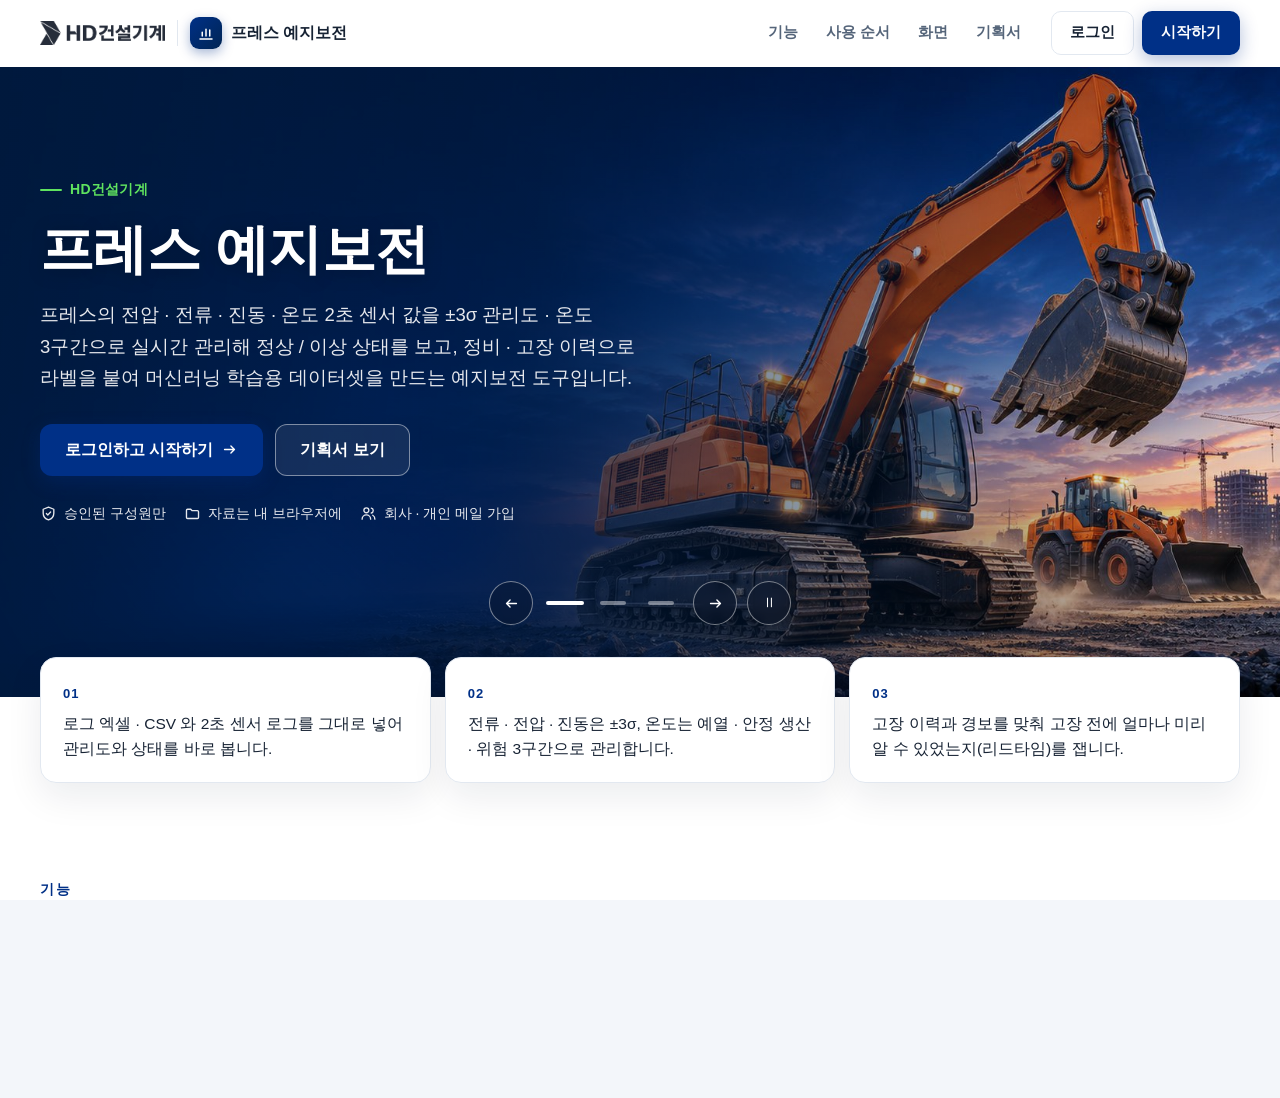
<file: index.html>
<!doctype html>
<html lang="ko">
<head>
  <meta charset="utf-8">
  <meta name="viewport" content="width=device-width, initial-scale=1">
  <title>프레스 예지보전 — v2.1</title>
  <!-- seo-kit: 공유 미리보기 · 아이콘(주소를 옮기면 아래 주소 3곳을 내 주소로) -->
  <link rel="canonical" href="https://data10-01.jobability.co.kr/">
  <meta property="og:type" content="website">
  <meta property="og:site_name" content="HD건설기계">
  <meta property="og:title" content="HD건설기계 · 프레스 예지보전">
  <meta property="og:description" content="프레스의 전압 · 전류 · 진동 · 온도 2초 센서 값을 ±3σ 관리도 · 온도 3구간으로 실시간 관리해 정상 / 이상 상태를 보고, 정비 · 고장 이력으로 라벨을 붙여 머신러닝 학습용 데이터셋을 만드는 예지보전 도구입니다.">
  <meta property="og:url" content="https://data10-01.jobability.co.kr/">
  <meta property="og:image" content="https://data10-01.jobability.co.kr/og-image.png">
  <meta property="og:image:secure_url" content="https://data10-01.jobability.co.kr/og-image.png">
  <meta property="og:image:type" content="image/png">
  <meta property="og:image:width" content="1200">
  <meta property="og:image:height" content="630">
  <meta property="og:image:alt" content="HD건설기계 · 프레스 예지보전">
  <meta property="og:locale" content="ko_KR">
  <meta name="twitter:card" content="summary_large_image">
  <meta name="twitter:title" content="HD건설기계 · 프레스 예지보전">
  <meta name="twitter:description" content="프레스의 전압 · 전류 · 진동 · 온도 2초 센서 값을 ±3σ 관리도 · 온도 3구간으로 실시간 관리해 정상 / 이상 상태를 보고, 정비 · 고장 이력으로 라벨을 붙여 머신러닝 학습용 데이터셋을 만드는 예지보전 도구입니다.">
  <meta name="twitter:image" content="https://data10-01.jobability.co.kr/og-image.png">
  <link rel="icon" href="favicon.svg" type="image/svg+xml">
  <!-- /seo-kit -->
  <meta name="description" content="프레스의 전압·전류·진동·온도 2초 센서 로그로 실시간 ±3σ 관리도·온도 3구간 관리선, 설비 실시간 연결(시뮬레이터·HTTP·WebSocket), 고장 전 이탈 리드타임, 통계 기준 이상 감지, 정비·고장 이력으로 정상/이상 라벨링과 학습용 데이터셋을 만드는 브라우저 도구">
  <meta name="robots" content="noindex">
  <!-- 모든 css·js 에 판 질의(?v=)를 붙여, 배포 뒤 옛 파일과 새 파일이 섞여 돌지 않게 합니다(판을 올릴 때 한꺼번에 바꿈) -->
  <link rel="stylesheet" href="css/style.css?v=2026-11-11.8">
  <!-- auth-kit: 로그인 전에는 도구 화면을 감춘다(js/auth.js 가 판정 뒤 푼다) -->
  <script>document.documentElement.classList.add('auth-lock')</script>
  <link rel="stylesheet" href="css/auth.css?v=2026-11-11.8">
  <link rel="stylesheet" href="css/board.css?v=2026-11-11.8">
  <!-- /auth-kit -->
  <link rel="stylesheet" href="css/theme-hd.css?v=2026-11-11.8">
  <!-- fresh-guard v3 (2026-10-21) — 배포 직후에도 강력 새로고침 없이 새 화면을 보이게 한다.
       GitHub Pages 는 HTML 을 max-age=600 으로 준다. 브라우저도, GitHub 앞단 캐시(Fastly)도 그동안 옛 HTML 을 줄 수 있다
       (Cloudflare 는 HTML 을 캐시하지 않는다 — cf-cache-status: DYNAMIC 실측).
       여기서 하는 일: 지금 화면의 Last-Modified(document.lastModified)와 서버의 최신 값(HEAD)을 비교해,
       서버 쪽이 새로우면 「?_fg=<판>」을 붙인 주소로 한 번 옮겨 간다. 질의가 붙은 주소는 브라우저 캐시에도 Fastly 캐시에도
       없어 반드시 새 판이 온다(실측 x-cache: MISS). 붙은 _fg 는 새 화면이 뜨자마자 주소창에서 지운다. 같은 판으로 두 번 돌지 않는다.
       v2: 열 때만이 아니라 앱 안 메뉴 이동(pushState·hashchange·popstate) 때도 15초에 한 번까지 다시 잰다(열어 둔 탭).
       v3: location.reload() 대신 질의 붙은 주소로 — reload 가 Fastly 에 남은 옛 판을 다시 받아 멈추던 것(10-21 build-data 강의안).
       탭 전환·포커스로는 옮기지 않는다(입력 유실). ETag 는 Cloudflare 가 지워서 쓸 수 없다. 원본: dreamit-1000/scripts/fresh-guard/guard.html -->
  <script>(function(){try{var L=location,P='_fg',h=window.history,q=L.search;if(/[?&]_fg=/.test(q)&&h&&h.replaceState){q=q.replace(/([?&])_fg=[^&]*&?/,'$1').replace(/[?&]$/,'');h.replaceState(h.state,'',L.pathname+q+L.hash);}var d=Date.parse(document.lastModified),u=L.pathname+L.search,k='__fresh_guard',t=0;if(!d||!window.fetch||!window.sessionStorage)return;var g=function(s,v){return s+(s.indexOf('?')<0?'?':'&')+P+'='+v;};var c=function(){var n=Date.now();if(n-t<15000)return;t=n;fetch(g(u,n),{method:'HEAD',cache:'no-store'}).then(function(r){var lm=r.headers.get('last-modified'),f=lm&&Date.parse(lm);if(!f||f<=d+1000)return;if(sessionStorage.getItem(k)===lm)return;sessionStorage.setItem(k,lm);L.replace(g(L.pathname+L.search,f)+L.hash);})['catch'](function(){});};c();var p=h&&h.pushState;if(p)h.pushState=function(){var x=p.apply(this,arguments);c();return x;};addEventListener('hashchange',c);addEventListener('popstate',c);}catch(e){}})();</script>
</head>
<body>
  <a class="skip" href="#main">본문으로 건너뛰기</a>
  <div class="shell">
    <aside class="side" aria-label="주 메뉴">
      <a class="brand" href="#/dash">
        <span class="brand-mark" aria-hidden="true">PdM</span>
        <span class="brand-text">
          <span class="brand-name">프레스 예지보전</span>
          <span class="brand-sub">data10-01 · v2.1</span>
        </span>
      </a>
      <nav class="nav" id="nav"></nav>
    </aside>

    <div class="body">
      <header class="topbar">
        <a class="scope-chip" id="dataChip" href="#/import"></a>
        <span class="topbar-note" id="storeNote"></span>
      </header>
      <div id="sampleBanner" class="sample-banner" hidden></div>
      <main id="main" class="main" tabindex="-1"></main>
      <footer class="site-footer">
        파일과 데이터는 이 브라우저 안에서만 읽고 저장합니다(서버로 보내지 않음) · 실시간 연결은 넣은 주소로 받기 요청만 보냄 · 협력사 공유는 2단계 · AI 자동 보내기는 설정한 경우에만
      </footer>
    </div>
  </div>

  <div id="toast" class="toast" role="status" aria-live="polite" hidden></div>

  <!-- 로컬 파일(file://)로 열어도 돌도록 module 이 아닌 일반 스크립트로 불러옵니다 -->
  <script src="vendor/xlsx.full.min.js?v=2026-11-11.8"></script>
  <script src="js/logic.js?v=2026-11-11.8"></script>
  <script src="js/spc.js?v=2026-11-11.8"></script>
  <script src="js/pdm.js?v=2026-11-11.8"></script>
  <script src="js/sample-data.js?v=2026-11-11.8"></script>
  <script src="js/virtual-data.js?v=2026-11-11.8"></script>
  <script src="js/label.js?v=2026-11-11.8"></script>
  <script src="js/live.js?v=2026-11-11.8"></script>
  <script src="js/store.js?v=2026-11-11.8"></script>
  <script src="js/rawstore.js?v=2026-11-11.8"></script>
  <script src="js/charts.js?v=2026-11-11.8"></script>
  <script src="js/ai-endpoint.js?v=2026-11-11.8"></script>
  <script src="js/ai-panel.js?v=2026-11-11.8"></script>
  <script src="js/app.js?v=2026-11-11.8"></script>
  <!-- auth-kit: 로그인 · 사용 신청 · 승인(정본 data10-00/kit/auth) -->
  <script src="vendor/supabase.js?v=2026-11-11.8"></script>
  <script src="js/auth-config.js?v=2026-11-11.8"></script>
  <script src="js/board.js?v=2026-11-11.8"></script>
  <script src="js/auth.js?v=2026-11-11.8"></script>
  <!-- /auth-kit -->
</body>
</html>
</file>
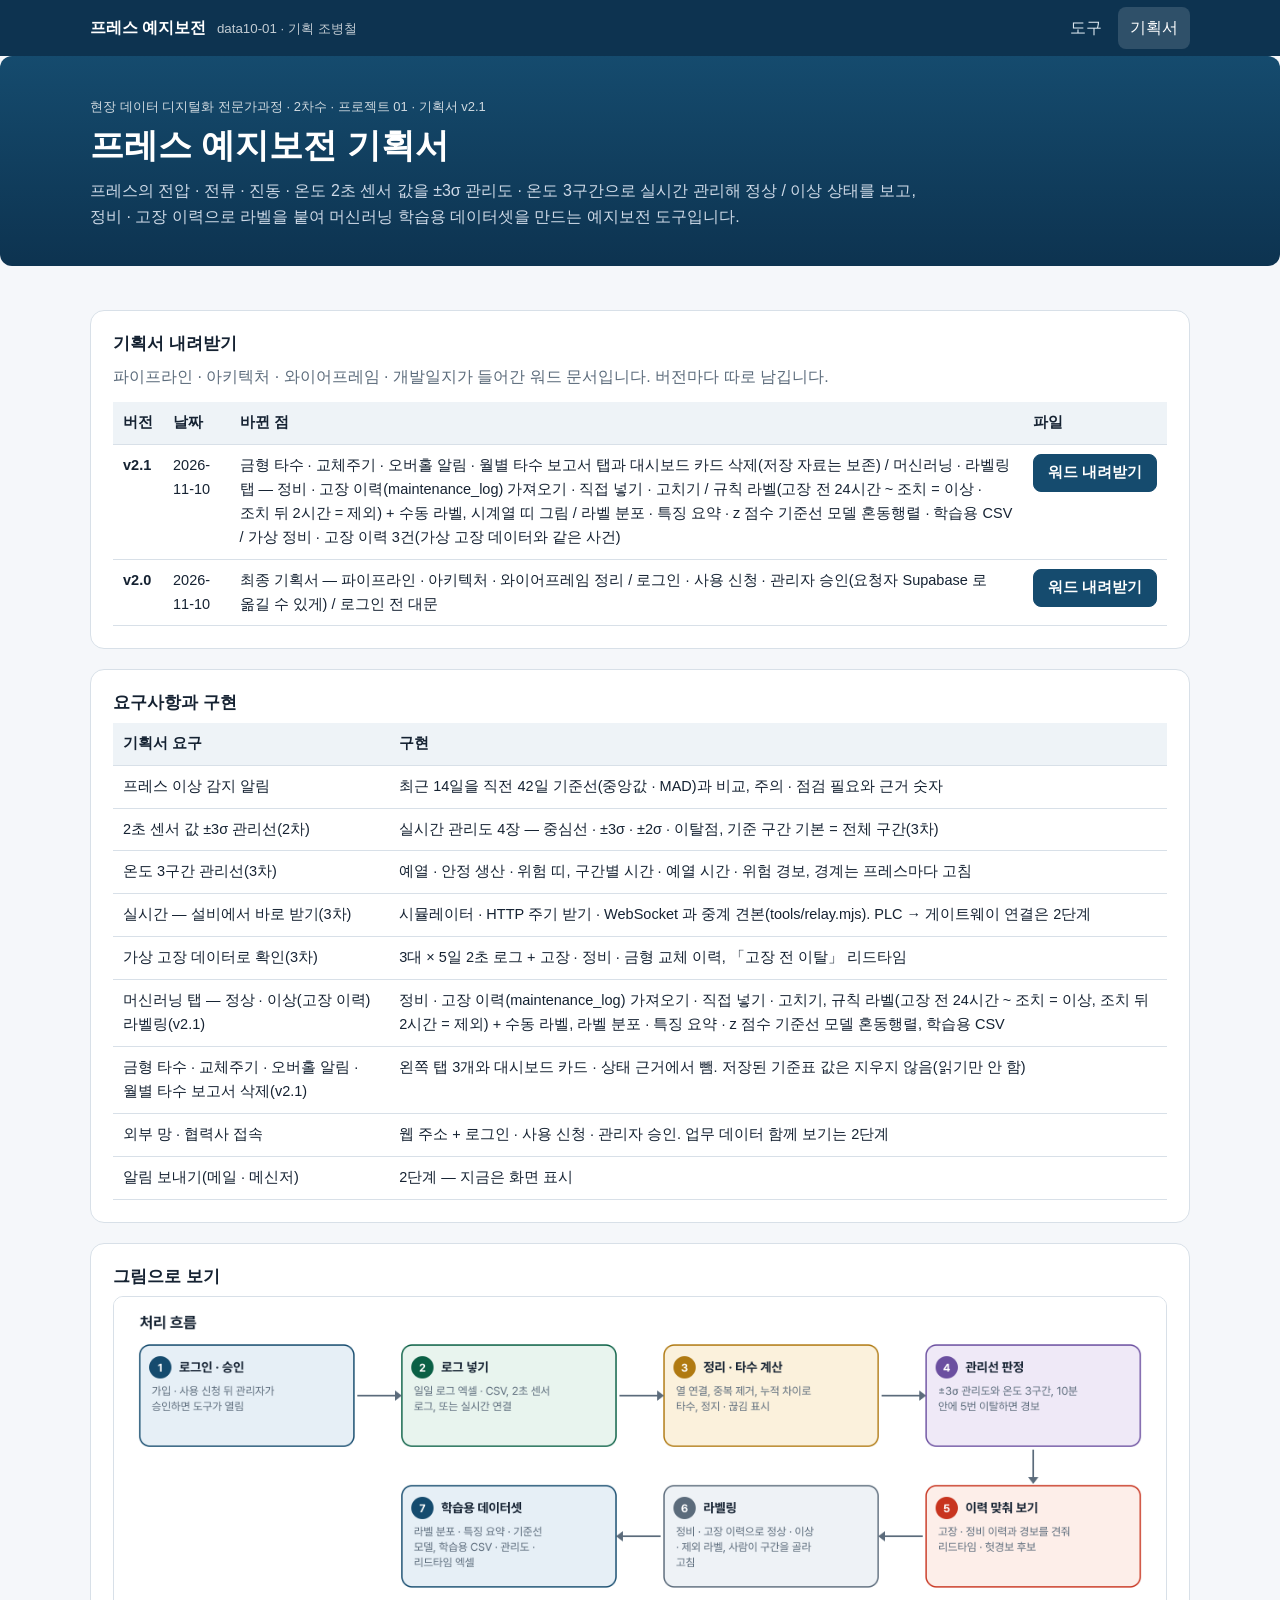
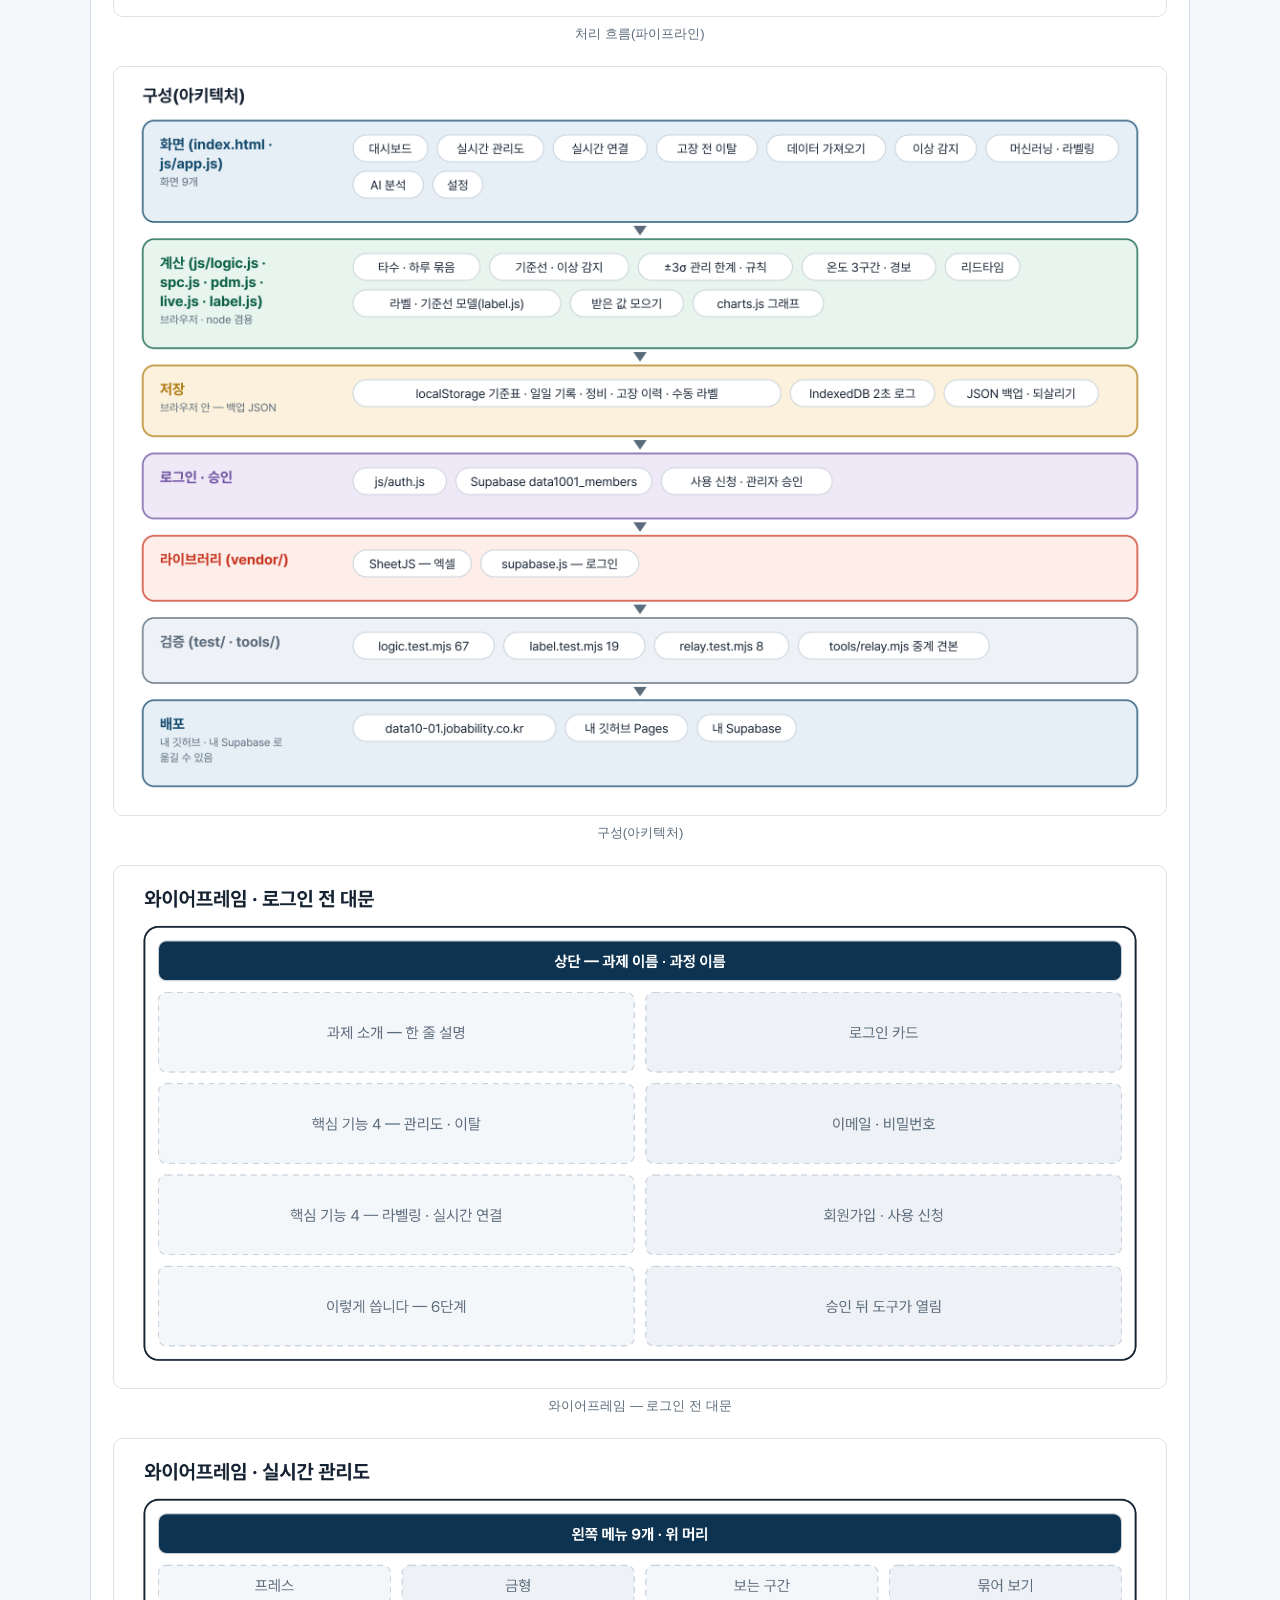
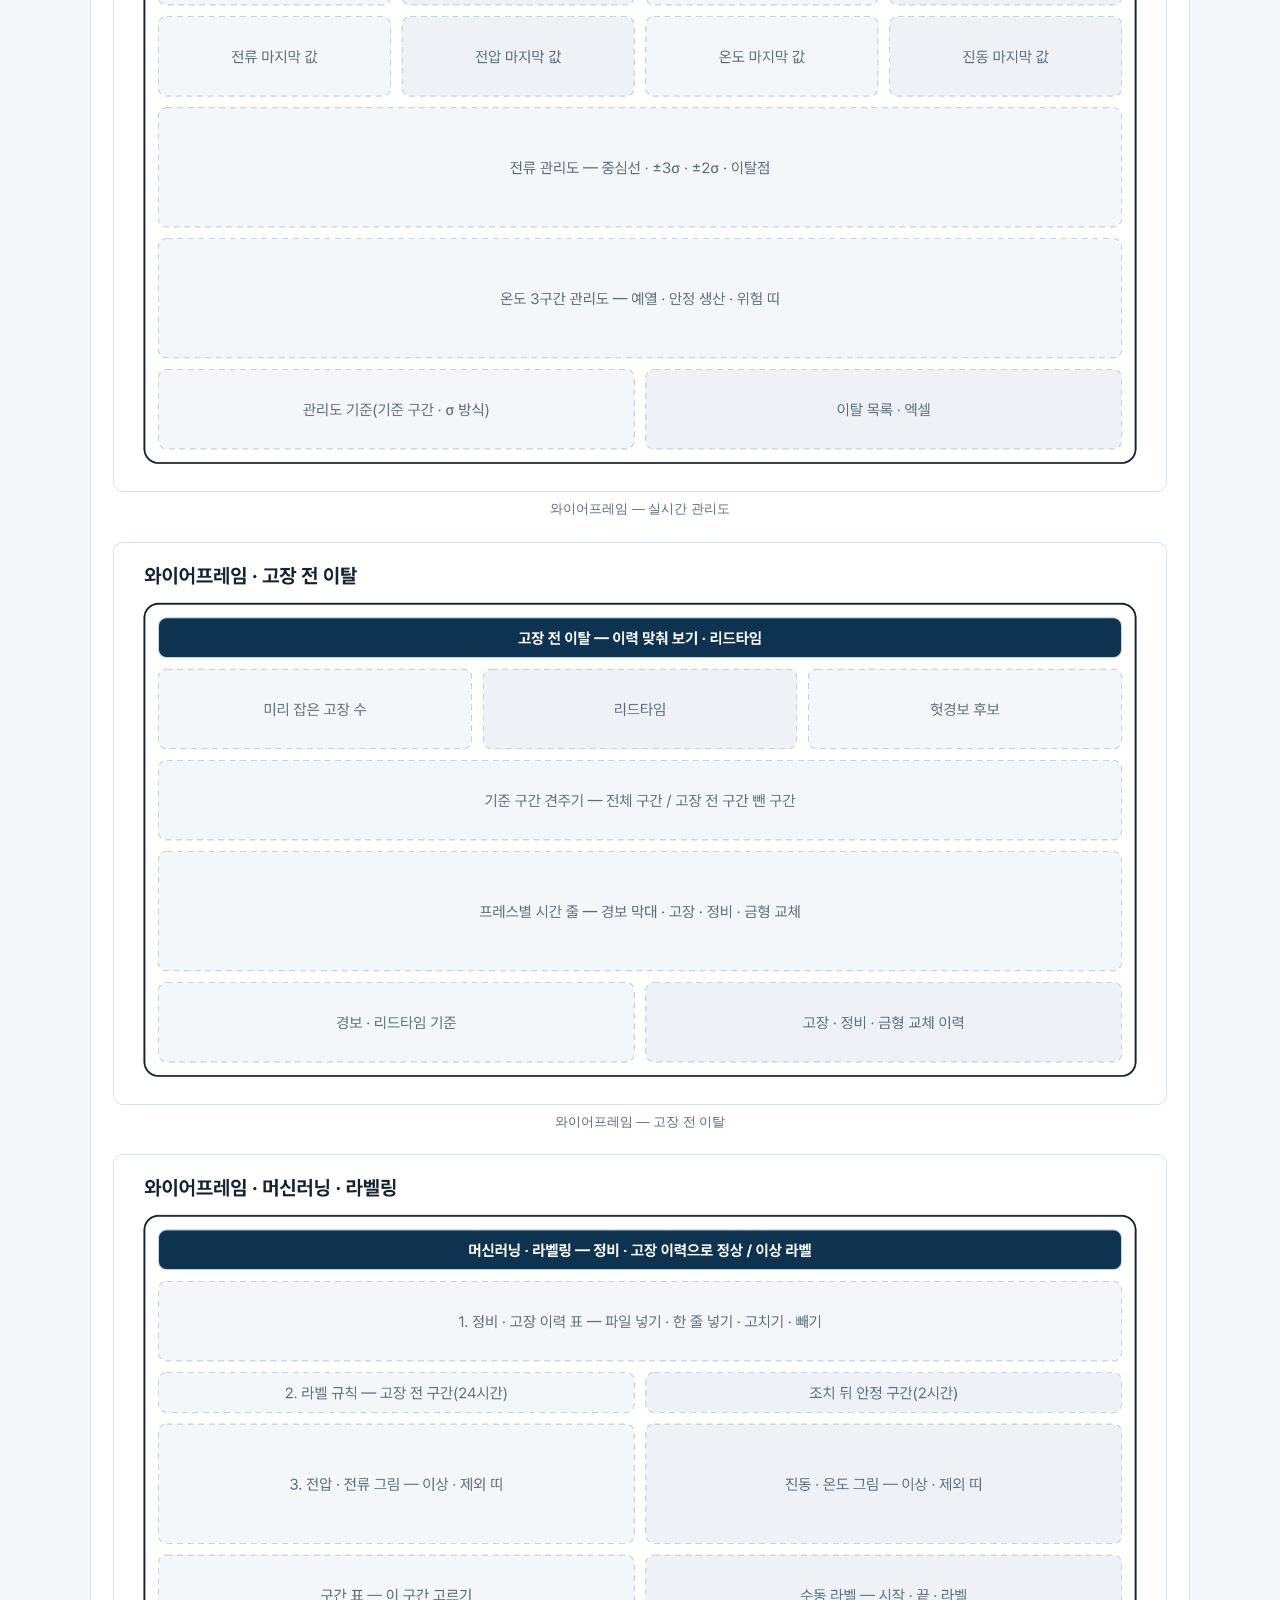
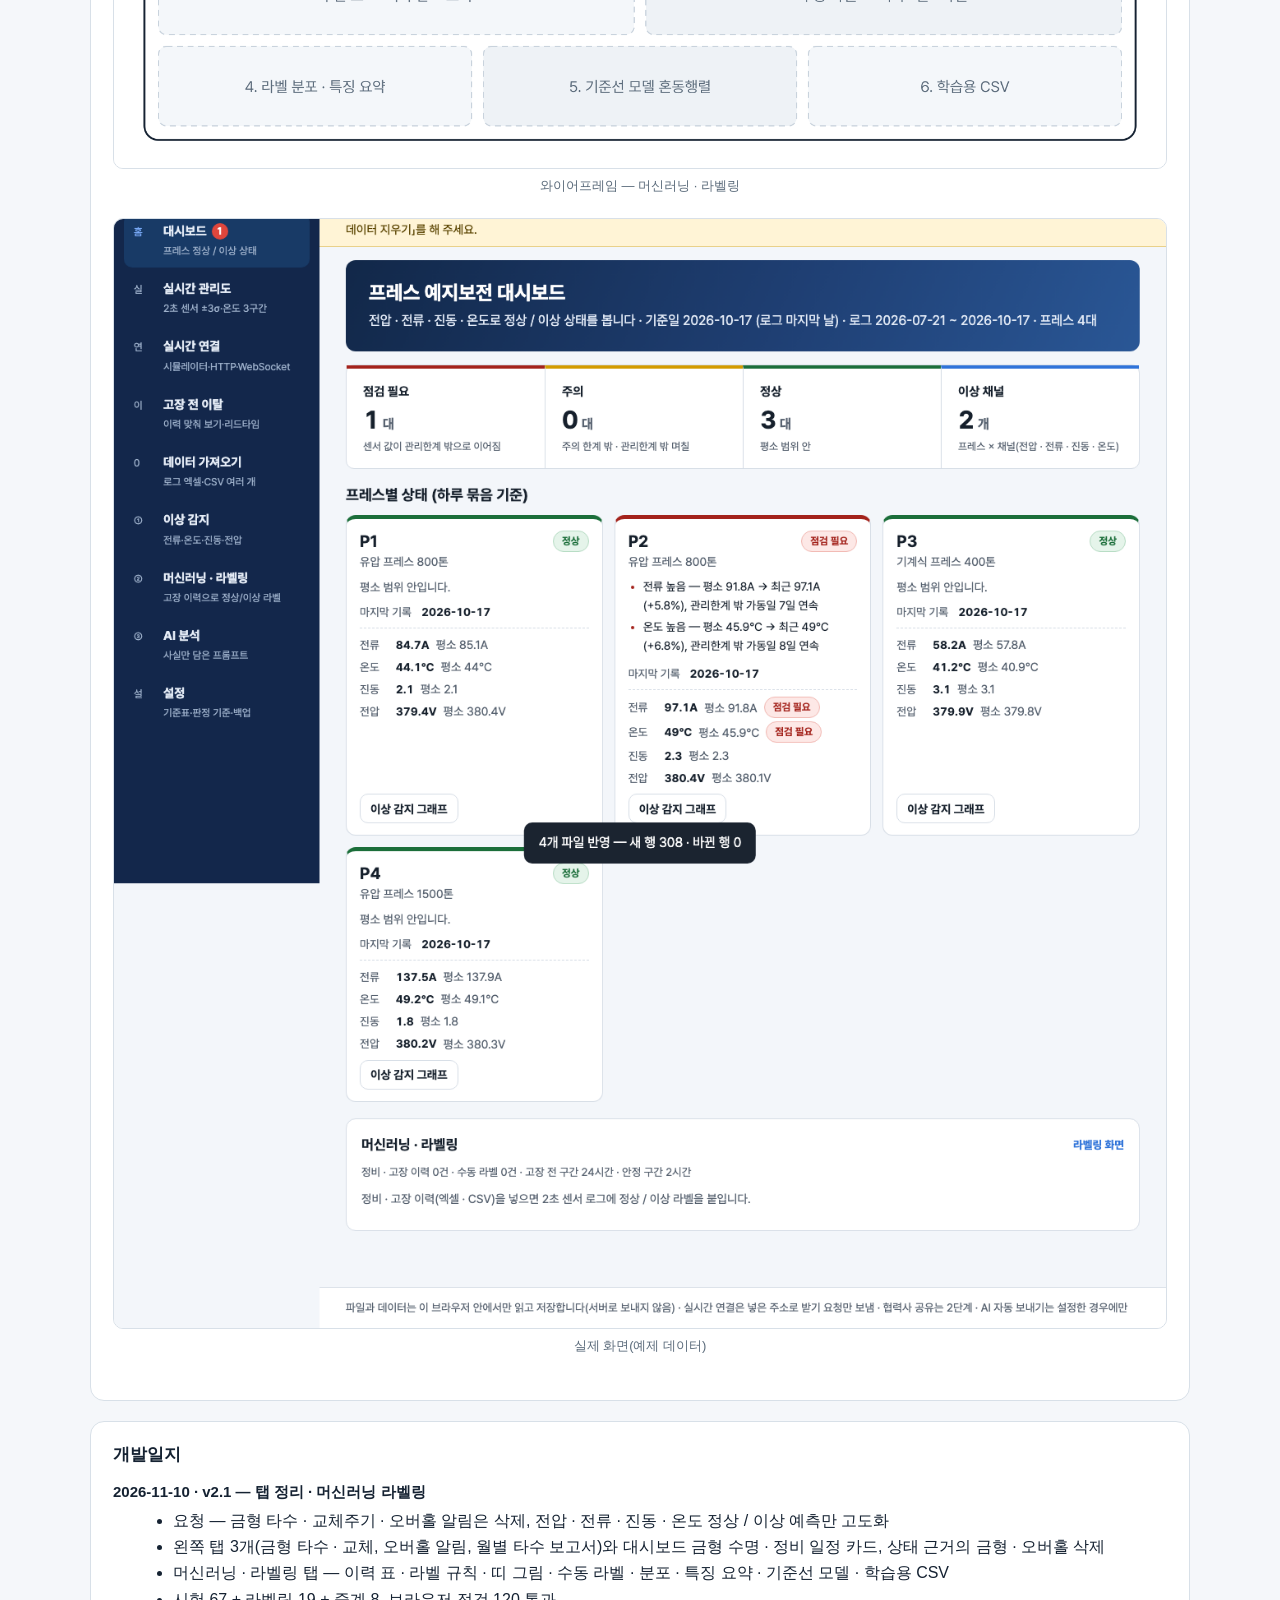
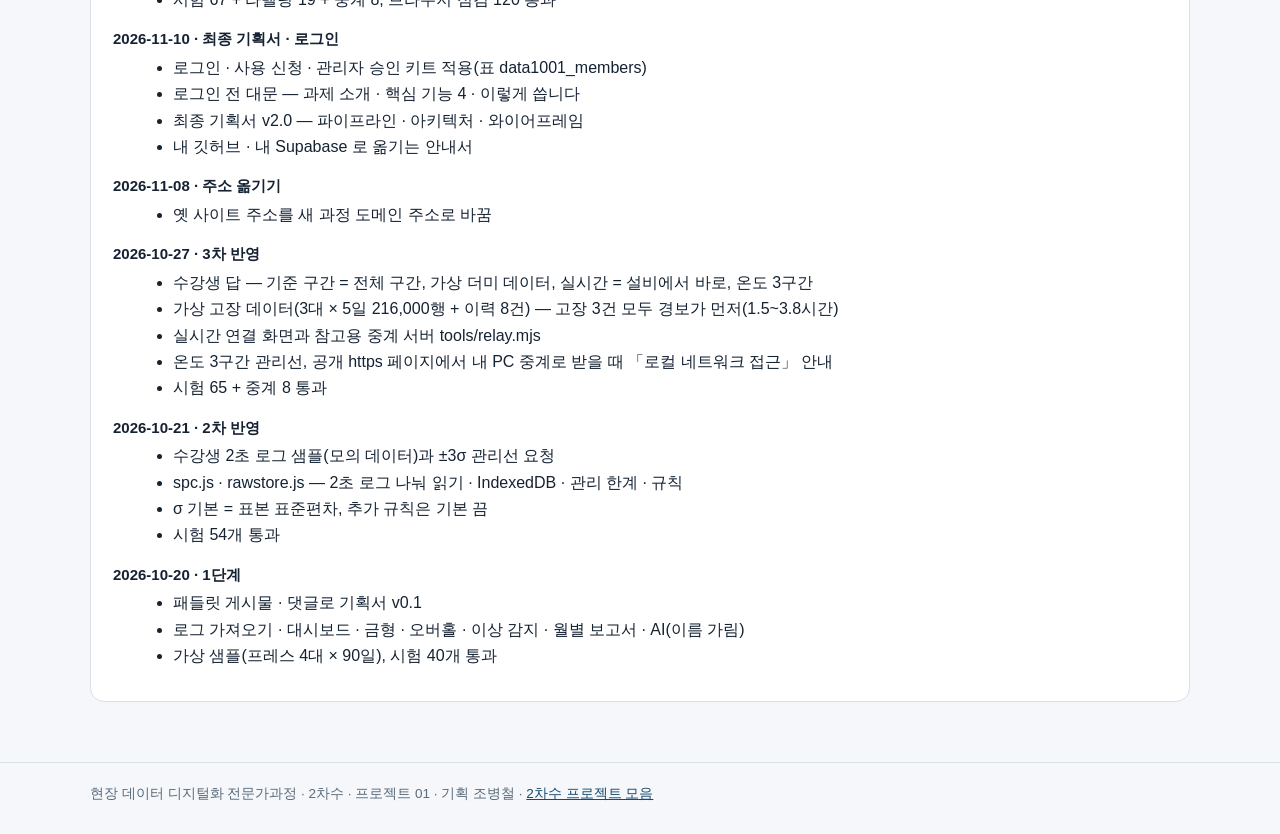
<file: plan.html>
<!DOCTYPE html>
<html lang="ko">
<head>
<meta charset="UTF-8">
<meta name="viewport" content="width=device-width, initial-scale=1.0">
<title>기획서 — 프레스 예지보전</title>
<meta name="robots" content="index,follow">
<link rel="icon" href="favicon.svg" type="image/svg+xml">
<link rel="stylesheet" href="css/style.css">
<style>
.plan-figs figure{margin:0 0 22px;} .plan-figs img{width:100%;height:auto;border:1px solid var(--line);border-radius:10px;background:#fff;}
.plan-figs figcaption{font-size:13px;color:var(--sub);text-align:center;margin-top:6px;}
.plan td{white-space:normal;} .plan td .btn{min-height:36px;white-space:nowrap;}
h3{font-size:15px;margin:16px 0 6px;} main ul{margin:0 0 10px 20px;}
:root{--ink:#152232;--sub:#5b6b7b;--line:#d8e0e8;--brand:#154b6e;--bg:#f5f7fa;--container-pad:20px}
@media (min-width:640px){:root{--container-pad:28px}} @media (min-width:1024px){:root{--container-pad:40px}}
*{box-sizing:border-box} body{margin:0;background:var(--bg);color:var(--ink);font:16px/1.65 Pretendard,'Apple SD Gothic Neo','Malgun Gothic',sans-serif;word-break:keep-all;overflow-wrap:break-word}
a{color:var(--brand)} .wrap,.topnav-inner{max-width:calc(1100px + 2*var(--container-pad));margin:0 auto;padding:0 var(--container-pad)}
.topnav{background:#0d3350;color:#fff;position:sticky;top:0;z-index:5} .topnav-inner{display:flex;flex-wrap:wrap;align-items:center;justify-content:space-between;gap:8px;min-height:56px}
.topnav-brand{color:#fff;text-decoration:none;font-weight:700} .topnav-brand small{font-weight:400;opacity:.75;margin-left:6px}
.topnav-links{list-style:none;display:flex;gap:4px;margin:0;padding:0} .topnav-links a{color:#dbe7f0;text-decoration:none;padding:8px 12px;border-radius:8px;display:block} .topnav-links a.active,.topnav-links a:hover{background:rgba(255,255,255,.14);color:#fff}
.hero{background:linear-gradient(180deg,#154b6e,#0d3350);color:#fff;padding:40px 0 36px} .hero h1{margin:6px 0 10px;font-size:clamp(24px,3.4vw,34px);color:#fff} .hero p{margin:0;opacity:.9;max-width:860px} .eyebrow{font-size:13px;opacity:.8}
main{padding:28px 0 40px} .card{background:#fff;border:1px solid var(--line);border-radius:14px;padding:22px;margin:0 0 20px} .sub{color:var(--sub)}
.tablewrap{overflow-x:auto} table{border-collapse:collapse;width:100%;font-size:14.5px} th,td{border-bottom:1px solid var(--line);padding:9px 10px;text-align:left;vertical-align:top} th{background:#eef3f7;white-space:nowrap}
.btn{display:inline-flex;align-items:center;justify-content:center;padding:6px 14px;border-radius:8px;border:1px solid var(--brand);text-decoration:none;font-weight:600} .btn.primary{background:var(--brand);color:#fff}
footer{border-top:1px solid var(--line);padding:20px 0 28px;color:var(--sub);font-size:13.5px}
</style>
</head>
<body>
<nav class="topnav" aria-label="주요 메뉴">
  <div class="topnav-inner">
    <a class="topnav-brand" href="index.html">프레스 예지보전 <small>data10-01 · 기획 조병철</small></a>
    <ul class="topnav-links">
      <li><a href="index.html">도구</a></li>
      <li><a href="plan.html" class="active" aria-current="page">기획서</a></li>
    </ul>
  </div>
</nav>
<header class="hero"><div class="wrap">
  <div class="eyebrow">현장 데이터 디지털화 전문가과정 · 2차수 · 프로젝트 01 · 기획서 v2.1</div>
  <h1>프레스 예지보전 기획서</h1>
  <p>프레스의 전압 · 전류 · 진동 · 온도 2초 센서 값을 ±3σ 관리도 · 온도 3구간으로 실시간 관리해 정상 / 이상 상태를 보고, 정비 · 고장 이력으로 라벨을 붙여 머신러닝 학습용 데이터셋을 만드는 예지보전 도구입니다.</p>
</div></header>
<main><div class="wrap">
<div class="card">
  <h2 style="margin-top:0">기획서 내려받기</h2>
  <p class="sub">파이프라인 · 아키텍처 · 와이어프레임 · 개발일지가 들어간 워드 문서입니다. 버전마다 따로 남깁니다.</p>
  <div class="tablewrap plan"><table><thead><tr><th>버전</th><th>날짜</th><th>바뀐 점</th><th>파일</th></tr></thead><tbody><tr><td><b>v2.1</b></td><td>2026-11-10</td><td>금형 타수 · 교체주기 · 오버홀 알림 · 월별 타수 보고서 탭과 대시보드 카드 삭제(저장 자료는 보존) / 머신러닝 · 라벨링 탭 — 정비 · 고장 이력(maintenance_log) 가져오기 · 직접 넣기 · 고치기 / 규칙 라벨(고장 전 24시간 ~ 조치 = 이상 · 조치 뒤 2시간 = 제외) + 수동 라벨, 시계열 띠 그림 / 라벨 분포 · 특징 요약 · z 점수 기준선 모델 혼동행렬 · 학습용 CSV / 가상 정비 · 고장 이력 3건(가상 고장 데이터와 같은 사건)</td><td><a class="btn primary" href="docs/기획서/data10-01_조병철_프레스예지보전_기획서_v2.1.docx" download>워드 내려받기</a></td></tr><tr><td><b>v2.0</b></td><td>2026-11-10</td><td>최종 기획서 — 파이프라인 · 아키텍처 · 와이어프레임 정리 / 로그인 · 사용 신청 · 관리자 승인(요청자 Supabase 로 옮길 수 있게) / 로그인 전 대문</td><td><a class="btn primary" href="docs/기획서/data10-01_조병철_프레스예지보전_기획서_v2.0.docx" download>워드 내려받기</a></td></tr></tbody></table></div>
</div>
<div class="card plan">
  <h2 style="margin-top:0">요구사항과 구현</h2>
  <div class="tablewrap"><table><thead><tr><th>기획서 요구</th><th>구현</th></tr></thead><tbody><tr><td>프레스 이상 감지 알림</td><td>최근 14일을 직전 42일 기준선(중앙값 · MAD)과 비교, 주의 · 점검 필요와 근거 숫자</td></tr><tr><td>2초 센서 값 ±3σ 관리선(2차)</td><td>실시간 관리도 4장 — 중심선 · ±3σ · ±2σ · 이탈점, 기준 구간 기본 = 전체 구간(3차)</td></tr><tr><td>온도 3구간 관리선(3차)</td><td>예열 · 안정 생산 · 위험 띠, 구간별 시간 · 예열 시간 · 위험 경보, 경계는 프레스마다 고침</td></tr><tr><td>실시간 — 설비에서 바로 받기(3차)</td><td>시뮬레이터 · HTTP 주기 받기 · WebSocket 과 중계 견본(tools/relay.mjs). PLC → 게이트웨이 연결은 2단계</td></tr><tr><td>가상 고장 데이터로 확인(3차)</td><td>3대 × 5일 2초 로그 + 고장 · 정비 · 금형 교체 이력, 「고장 전 이탈」 리드타임</td></tr><tr><td>머신러닝 탭 — 정상 · 이상(고장 이력) 라벨링(v2.1)</td><td>정비 · 고장 이력(maintenance_log) 가져오기 · 직접 넣기 · 고치기, 규칙 라벨(고장 전 24시간 ~ 조치 = 이상, 조치 뒤 2시간 = 제외) + 수동 라벨, 라벨 분포 · 특징 요약 · z 점수 기준선 모델 혼동행렬, 학습용 CSV</td></tr><tr><td>금형 타수 · 교체주기 · 오버홀 알림 · 월별 타수 보고서 삭제(v2.1)</td><td>왼쪽 탭 3개와 대시보드 카드 · 상태 근거에서 뺌. 저장된 기준표 값은 지우지 않음(읽기만 안 함)</td></tr><tr><td>외부 망 · 협력사 접속</td><td>웹 주소 + 로그인 · 사용 신청 · 관리자 승인. 업무 데이터 함께 보기는 2단계</td></tr><tr><td>알림 보내기(메일 · 메신저)</td><td>2단계 — 지금은 화면 표시</td></tr></tbody></table></div>
</div>
<div class="card plan-figs"><h2 style="margin-top:0">그림으로 보기</h2><figure><img src="docs/img/pipeline.png" alt="처리 흐름(파이프라인)" loading="lazy"><figcaption>처리 흐름(파이프라인)</figcaption></figure><figure><img src="docs/img/architecture.png" alt="구성(아키텍처)" loading="lazy"><figcaption>구성(아키텍처)</figcaption></figure><figure><img src="docs/img/wireframe-1.png" alt="와이어프레임 — 로그인 전 대문" loading="lazy"><figcaption>와이어프레임 — 로그인 전 대문</figcaption></figure><figure><img src="docs/img/wireframe-2.png" alt="와이어프레임 — 실시간 관리도" loading="lazy"><figcaption>와이어프레임 — 실시간 관리도</figcaption></figure><figure><img src="docs/img/wireframe-3.png" alt="와이어프레임 — 고장 전 이탈" loading="lazy"><figcaption>와이어프레임 — 고장 전 이탈</figcaption></figure><figure><img src="docs/img/wireframe-4.png" alt="와이어프레임 — 머신러닝 · 라벨링" loading="lazy"><figcaption>와이어프레임 — 머신러닝 · 라벨링</figcaption></figure><figure><img src="docs/img/screen.png" alt="실제 화면(예제 데이터)" loading="lazy"><figcaption>실제 화면(예제 데이터)</figcaption></figure></div>
<div class="card"><h2 style="margin-top:0">개발일지</h2><h3>2026-11-10 · v2.1 — 탭 정리 · 머신러닝 라벨링</h3><ul><li>요청 — 금형 타수 · 교체주기 · 오버홀 알림은 삭제, 전압 · 전류 · 진동 · 온도 정상 / 이상 예측만 고도화</li><li>왼쪽 탭 3개(금형 타수 · 교체, 오버홀 알림, 월별 타수 보고서)와 대시보드 금형 수명 · 정비 일정 카드, 상태 근거의 금형 · 오버홀 삭제</li><li>머신러닝 · 라벨링 탭 — 이력 표 · 라벨 규칙 · 띠 그림 · 수동 라벨 · 분포 · 특징 요약 · 기준선 모델 · 학습용 CSV</li><li>시험 67 + 라벨링 19 + 중계 8, 브라우저 점검 120 통과</li></ul><h3>2026-11-10 · 최종 기획서 · 로그인</h3><ul><li>로그인 · 사용 신청 · 관리자 승인 키트 적용(표 data1001_members)</li><li>로그인 전 대문 — 과제 소개 · 핵심 기능 4 · 이렇게 씁니다</li><li>최종 기획서 v2.0 — 파이프라인 · 아키텍처 · 와이어프레임</li><li>내 깃허브 · 내 Supabase 로 옮기는 안내서</li></ul><h3>2026-11-08 · 주소 옮기기</h3><ul><li>옛 사이트 주소를 새 과정 도메인 주소로 바꿈</li></ul><h3>2026-10-27 · 3차 반영</h3><ul><li>수강생 답 — 기준 구간 = 전체 구간, 가상 더미 데이터, 실시간 = 설비에서 바로, 온도 3구간</li><li>가상 고장 데이터(3대 × 5일 216,000행 + 이력 8건) — 고장 3건 모두 경보가 먼저(1.5~3.8시간)</li><li>실시간 연결 화면과 참고용 중계 서버 tools/relay.mjs</li><li>온도 3구간 관리선, 공개 https 페이지에서 내 PC 중계로 받을 때 「로컬 네트워크 접근」 안내</li><li>시험 65 + 중계 8 통과</li></ul><h3>2026-10-21 · 2차 반영</h3><ul><li>수강생 2초 로그 샘플(모의 데이터)과 ±3σ 관리선 요청</li><li>spc.js · rawstore.js — 2초 로그 나눠 읽기 · IndexedDB · 관리 한계 · 규칙</li><li>σ 기본 = 표본 표준편차, 추가 규칙은 기본 끔</li><li>시험 54개 통과</li></ul><h3>2026-10-20 · 1단계</h3><ul><li>패들릿 게시물 · 댓글로 기획서 v0.1</li><li>로그 가져오기 · 대시보드 · 금형 · 오버홀 · 이상 감지 · 월별 보고서 · AI(이름 가림)</li><li>가상 샘플(프레스 4대 × 90일), 시험 40개 통과</li></ul></div>
</div></main>
<footer><div class="wrap">현장 데이터 디지털화 전문가과정 · 2차수 · 프로젝트 01 · 기획 조병철 · <a href="https://data10-00.jobability.co.kr/">2차수 프로젝트 모음</a></div></footer>
</body>
</html>
</file>
<file: css/style.css>
/* 프레스·금형 예지보전 — 1단계 화면 스타일
   뼈대(짙은 남색 사이드바 + 밝은 본문)는 data09-25 에서, 대시보드(머리 띠·지표 4칸)는 data09-17 에서 가져왔습니다.
   360px 까지 반응형, 좁은 화면에서는 사이드바가 위쪽 메뉴로 바뀝니다. 그래프 색은 --series-* 변수. */
:root {
  --container-pad: 16px;
  --bg: #f3f6fa;
  --surface: #ffffff;
  --text: #16202c;
  --muted: #56616f;
  --line: #d6dde6;
  --primary: #2f73d9;
  --primary-dark: #215cb4;
  --primary-soft: #e8f0fc;
  --on-primary: #ffffff;
  --side: #13274b;
  --side-2: #183a66;
  --on-side: #e7eef8;
  --on-side-muted: #9fb2cc;
  --danger: #b3261e;
  --warn-bg: #fff4d6;
  --ok: #1b6e3a;
  --fact: #1b6e3a;
  --obs: #8a4b00;
  --radius: 10px;
  --series-1: #2a78d6;    /* 전류 · 첫 번째 종류 */
  --series-2: #d9601f;    /* 온도 */
  --series-3: #178a62;    /* 진동 */
  --series-4: #7a55c7;    /* 전압 */
  --series-5: #9aa7b8;
  --lv-ok: #1b6e3a;  --lv-ok-bg: #e5f4ea;
  --lv-warn: #7a5200; --lv-warn-bg: #fff1cc; --lv-warn-line: #d39b00;
  --lv-bad: #a3221b;  --lv-bad-bg: #fde8e6;
  --lv-none: #56616f; --lv-none-bg: #eef1f5;
  --caution-bg: #fff4d6;
  --caution: #6b4d00;
}
@media (min-width: 640px) { :root { --container-pad: 24px; } }
@media (min-width: 1024px) { :root { --container-pad: 32px; } }

*, *::before, *::after { box-sizing: border-box; }
html { -webkit-text-size-adjust: 100%; }
body {
  margin: 0;
  background: var(--bg);
  color: var(--text);
  font-family: "Pretendard", "Apple SD Gothic Neo", "Malgun Gothic", "Noto Sans KR", system-ui, sans-serif;
  font-size: 16px;
  line-height: 1.6;
  word-break: keep-all;
  overflow-wrap: break-word;
}
button, input, select, textarea { font: inherit; color: inherit; }
input[type="file"] { max-width: 100%; }
img { max-width: 100%; display: block; }
h1, h2, h3 { line-height: 1.3; margin: 0 0 .5em; }
h1 { font-size: 1.6rem; }
h2 { font-size: 1.2rem; }
h3 { font-size: 1.05rem; }
p { margin: 0 0 .75em; }
a { color: var(--primary); }
.sr { position: absolute; width: 1px; height: 1px; overflow: hidden; clip: rect(0 0 0 0); white-space: nowrap; }
.skip { position: absolute; left: -999px; }
.skip:focus { left: 8px; top: 8px; background: #fff; padding: 8px; z-index: 50; }
[hidden] { display: none !important; }

/* ── 뼈대: 사이드바 + 본문 ─────────────────── */
.shell { display: grid; grid-template-columns: 250px minmax(0, 1fr); min-height: 100vh; }
.side { background: var(--side); color: var(--on-side); padding: 20px 12px; position: sticky; top: 0; height: 100vh; overflow-y: auto; }
.brand { display: flex; align-items: center; gap: 10px; text-decoration: none; color: var(--on-side); padding: 0 8px 18px; }
.brand-mark { font-weight: 800; font-size: 1.4rem; letter-spacing: .02em; }
.brand-text { display: flex; flex-direction: column; min-width: 0; }
.brand-name { font-weight: 800; font-size: 1.05rem; }
.brand-sub { font-size: .78rem; color: var(--on-side-muted); }
.nav { display: flex; flex-direction: column; gap: 4px; }
.nav a {
  display: grid; grid-template-columns: 28px minmax(0, 1fr); gap: 2px 8px; align-items: baseline;
  padding: 10px 12px; border-radius: var(--radius); color: var(--on-side); text-decoration: none;
}
.nav a .no { font-size: .78rem; color: var(--on-side-muted); }
.nav a .t { font-weight: 700; font-size: .95rem; }
.nav a .s { grid-column: 2; font-size: .78rem; color: var(--on-side-muted); }
.nav a:hover { background: rgba(255, 255, 255, .06); }
.nav a[aria-current="page"] { background: var(--side-2); }
.nav a[aria-current="page"] .no { color: #7fb0ff; }

.body { min-width: 0; display: flex; flex-direction: column; }
.topbar {
  display: flex; flex-wrap: wrap; align-items: center; gap: 8px 16px;
  padding: 12px var(--container-pad); background: var(--surface); border-bottom: 1px solid var(--line);
  position: sticky; top: 0; z-index: 10;
}
.scope-chip {
  display: inline-flex; flex-wrap: wrap; gap: 2px 8px; align-items: center; min-width: 0; max-width: 100%;
  padding: 6px 14px; border-radius: 16px; background: var(--primary-soft); border: 1px solid #c3d6f3;
  color: #17427e; font-weight: 700; font-size: .9rem; text-decoration: none;
}
.scope-chip .dim { font-weight: 500; color: var(--muted); }
.topbar-note { margin-left: auto; font-size: .85rem; color: var(--muted); }
.sample-banner { background: var(--warn-bg); border-bottom: 1px solid #e8cf85; color: #5a4400; font-size: .92rem; padding: 8px var(--container-pad); }
.main { padding: 24px var(--container-pad) 48px; width: 100%; max-width: calc(1280px + 2 * var(--container-pad)); }
.main:focus { outline: none; }
.site-footer { margin-top: auto; border-top: 1px solid var(--line); background: var(--surface); color: var(--muted); font-size: .85rem; padding: 14px var(--container-pad); }

@media (max-width: 1023px) {
  .shell { grid-template-columns: minmax(0, 1fr); }
  .side { position: static; height: auto; padding: 12px var(--container-pad); }
  .brand { padding: 0 0 10px; }
  .nav { flex-direction: row; flex-wrap: wrap; gap: 4px; }
  .nav a { display: inline-flex; gap: 6px; padding: 6px 10px; }
  .nav a .s { display: none; }
  .topbar { position: static; }
}

/* ── 공통 부품 ─────────────────────────── */
.stage { font-size: .8rem; font-weight: 800; color: var(--primary); letter-spacing: .04em; margin-bottom: 4px; }
.page-head { display: flex; flex-wrap: wrap; align-items: flex-end; gap: 8px 16px; margin-bottom: 18px; }
.page-head .titles { margin-right: auto; min-width: 0; }
.page-head h1 { margin: 0; }
.page-head .lead { color: var(--muted); margin: 4px 0 0; }
.card { background: var(--surface); border: 1px solid var(--line); border-radius: 14px; padding: 20px; margin-bottom: 20px; min-width: 0; }
.card > h2 { font-size: 1.05rem; }
.note { color: var(--muted); font-size: .9rem; }
.grid-2 { display: grid; grid-template-columns: repeat(2, minmax(0, 1fr)); gap: 20px; }
@media (max-width: 900px) { .grid-2 { grid-template-columns: minmax(0, 1fr); } }

.btn {
  display: inline-flex; align-items: center; justify-content: center; gap: 8px;
  min-height: 44px; padding: 8px 16px; border-radius: var(--radius);
  border: 1px solid var(--line); background: var(--surface); cursor: pointer; font-weight: 700; text-decoration: none; color: var(--text);
}
.btn:hover { border-color: var(--primary); }
.btn:disabled { opacity: .5; cursor: not-allowed; }
.btn-primary { background: var(--primary); color: var(--on-primary); border-color: var(--primary); }
.btn-primary:hover { background: var(--primary-dark); }
.btn-danger { color: var(--danger); border-color: var(--danger); }
.btn-sm { min-height: 36px; padding: 4px 12px; font-size: .9rem; }
.btn-big { min-height: 52px; font-size: 1.05rem; padding: 12px 28px; }
.btn-row { display: flex; flex-wrap: wrap; gap: 8px; }

/* 선택 칸(Scope Setup) */
.seg { display: flex; flex-wrap: wrap; gap: 8px; }
.opt-grid { display: grid; grid-template-columns: repeat(auto-fill, minmax(180px, 1fr)); gap: 10px; }
.opt {
  position: relative; display: flex; gap: 10px; align-items: flex-start; padding: 10px 12px; min-height: 52px;
  border: 1px solid var(--line); border-radius: var(--radius); background: var(--surface); cursor: pointer; min-width: 0;
}
.opt input { margin-top: 4px; flex: none; width: 18px; height: 18px; accent-color: var(--primary); }
.opt .t { font-weight: 700; display: block; }
.opt .s { font-size: .8rem; color: var(--muted); display: block; }
.opt:has(input:checked) { background: var(--primary-soft); border-color: #9dbdf0; }
.opt .avail { font-size: .78rem; color: var(--muted); }
.opt .avail.zero { color: var(--obs); }
.summary { display: grid; grid-template-columns: max-content minmax(0, 1fr); gap: 6px 16px; margin: 0; }
.summary dt { color: var(--muted); font-size: .9rem; }
.summary dd { margin: 0; font-weight: 700; min-width: 0; }
.scope-id { font-family: ui-monospace, Menlo, Consolas, monospace; font-size: 1.15rem; color: #17427e; }

/* 양식 */
.form-grid { display: grid; grid-template-columns: repeat(3, minmax(0, 1fr)); gap: 14px 18px; }
.form-grid .span-all { grid-column: 1 / -1; }
@media (max-width: 1100px) { .form-grid { grid-template-columns: repeat(2, minmax(0, 1fr)); } }
@media (max-width: 560px) { .form-grid { grid-template-columns: minmax(0, 1fr); } }
.field { display: flex; flex-direction: column; gap: 4px; min-width: 0; }
.field > span { font-weight: 700; font-size: .9rem; }
.field > span .req { color: var(--danger); margin-left: 4px; }
.field input, .field select, .field textarea {
  width: 100%; min-height: 44px; padding: 8px 10px; border: 1px solid var(--line); border-radius: var(--radius); background: var(--surface);
}
.field textarea { min-height: 80px; resize: vertical; }
.field .hint { font-size: .82rem; color: var(--muted); }
.field .err { color: var(--danger); font-size: .88rem; }
.field.invalid input, .field.invalid select, .field.invalid textarea { border-color: var(--danger); }
fieldset.block { border: 1px solid var(--line); border-radius: 14px; padding: 16px 18px 18px; margin: 0 0 18px; background: var(--surface); min-width: 0; }
fieldset.block legend { font-weight: 800; padding: 0 6px; }
details.block { border: 1px solid var(--line); border-radius: 14px; padding: 8px 18px; margin: 0 0 10px; background: var(--surface); min-width: 0; }
details.block[open] { padding-bottom: 16px; }
details.block > summary { font-weight: 800; overflow-wrap: anywhere; }
.view-toggle { display: inline-flex; border: 1px solid var(--line); border-radius: 10px; overflow: hidden; }
.view-toggle button { border: 0; background: var(--surface); padding: 6px 14px; font: inherit; cursor: pointer; min-height: 36px; }
.view-toggle button[aria-pressed="true"] { background: var(--primary); color: #fff; font-weight: 700; }
table.list.pivot td.label { white-space: nowrap; }
table.list.alias td:first-child { font-weight: 700; }
.kind { display: inline-block; font-size: .75rem; font-weight: 800; padding: 1px 8px; border-radius: 999px; margin-left: 6px; vertical-align: middle; }
.kind.fact { background: #e3f3e8; color: var(--fact); }
.kind.obs { background: #fdf0dc; color: var(--obs); }
.kind.meta { background: #eef1f5; color: var(--muted); }
.submit-bar { display: flex; justify-content: flex-end; gap: 8px; flex-wrap: wrap; position: sticky; bottom: 0; background: var(--bg); padding: 12px 0; }

/* 이미지 목록(등록 화면) */
.media-list { display: grid; grid-template-columns: repeat(auto-fill, minmax(200px, 1fr)); gap: 12px; margin-top: 12px; }
.media-item { border: 1px solid var(--line); border-radius: var(--radius); padding: 8px; display: flex; flex-direction: column; gap: 6px; min-width: 0; background: #fafbfd; }
.media-item .thumb { aspect-ratio: 4 / 3; background: #e9eef4; border-radius: 6px; display: flex; align-items: center; justify-content: center; overflow: hidden; color: var(--muted); font-size: .85rem; text-align: center; padding: 6px; }
.media-item .thumb img { width: 100%; height: 100%; object-fit: contain; }
.media-item select, .media-item input { width: 100%; min-height: 38px; padding: 4px 8px; border: 1px solid var(--line); border-radius: 8px; background: #fff; }

/* 표 */
.table-wrap { overflow-x: auto; border: 1px solid var(--line); border-radius: var(--radius); background: var(--surface); }
table.list { width: 100%; border-collapse: collapse; font-size: .92rem; }
table.list th, table.list td { padding: 8px 10px; border-bottom: 1px solid var(--line); text-align: left; vertical-align: top; }
table.list th { background: #eef2f7; white-space: nowrap; }
table.list td.num, table.list th.num { text-align: right; white-space: nowrap; }
table.list td.zero { color: #a3adba; }
table.list tr.differs td { background: #fffaf0; }
table.list td.blk { color: var(--muted); font-size: .82rem; white-space: nowrap; }
.heat-1 { background: #eef4fd; } .heat-2 { background: #d9e7fb; } .heat-3 { background: #bcd4f7; }

/* 통계 타일 */
.tiles { display: grid; grid-template-columns: repeat(4, minmax(0, 1fr)); gap: 12px; margin-bottom: 20px; }
@media (max-width: 900px) { .tiles { grid-template-columns: repeat(2, minmax(0, 1fr)); } }
.tile { background: var(--surface); border: 1px solid var(--line); border-radius: 14px; padding: 14px 16px; min-width: 0; }
.tile .k { font-size: .85rem; color: var(--muted); }
.tile .v { font-size: 1.6rem; font-weight: 800; }

/* 가져오기 */
.map-grid { display: grid; grid-template-columns: repeat(auto-fill, minmax(260px, 1fr)); gap: 10px 16px; }
.map-row { display: flex; flex-direction: column; gap: 4px; min-width: 0; border: 1px solid var(--line); border-radius: 10px; padding: 8px 10px; background: #fafbfd; }
.map-row .col { font-weight: 800; }
.map-row .ex { font-size: .8rem; color: var(--muted); overflow: hidden; text-overflow: ellipsis; white-space: nowrap; }
.map-row select { min-height: 38px; border: 1px solid var(--line); border-radius: 8px; padding: 4px 8px; background: #fff; width: 100%; }

.alert { padding: 10px 14px; border-radius: var(--radius); margin: 10px 0; }
.alert.warn { background: #fdecea; color: #7a1c14; }
.alert.info { background: #eaf1fa; color: #123a66; }
.empty { text-align: center; padding: 40px 16px; color: var(--muted); }

/* 대화상자·알림 */
.dialog { border: none; border-radius: 12px; padding: 0; width: min(640px, calc(100vw - 32px)); max-height: calc(100vh - 32px); }
.dialog::backdrop { background: rgba(0, 0, 0, .45); }
.dialog-body { padding: 20px; }
.dialog-actions { display: flex; justify-content: flex-end; gap: 8px; margin-top: 16px; flex-wrap: wrap; }
.toast { position: fixed; left: 50%; bottom: 24px; transform: translateX(-50%); background: #1b2430; color: #fff; padding: 12px 18px; border-radius: var(--radius); z-index: 100; max-width: calc(100vw - 32px); }
.toast.error { background: var(--danger); }


/* ── data09-25 추가 ─────────────────────── */
.filters { display: grid; grid-template-columns: repeat(auto-fit, minmax(min(100%, 200px), 1fr)); gap: 12px 16px; align-items: end; }
.filters .span-all { grid-column: 1 / -1; margin: 0; }
h2.sec { font-size: 1.15rem; margin: 4px 0 12px; }
.tile .v { font-size: 1.35rem; }
.map-row.missing { border-color: var(--danger); background: #fdf3f2; }
.map-row .req { color: var(--danger); font-size: .78rem; }
details > summary { cursor: pointer; font-weight: 700; padding: 6px 0; min-height: 32px; }
details.warn-list ul { max-height: 240px; overflow: auto; font-size: .88rem; }
details.card.rules > summary { font-weight: 700; }
.charts { display: grid; grid-template-columns: repeat(2, minmax(0, 1fr)); gap: 16px; margin-bottom: 16px; }
@media (max-width: 900px) { .charts { grid-template-columns: minmax(0, 1fr); } }
.fig { margin: 0; border: 1px solid var(--line); border-radius: var(--radius); padding: 10px 12px; min-width: 0; background: var(--surface); }
.fig figcaption { font-weight: 800; font-size: .92rem; }
svg.chart { width: 100%; height: auto; display: block; }
svg.chart .grid { stroke: #e6eaf0; stroke-width: 1; }
svg.chart .axis { stroke: #b9c2ce; stroke-width: 1; }
svg.chart .tick { fill: var(--muted); font-size: 12px; }
svg.chart .ln { fill: none; stroke-width: 2; stroke-linejoin: round; }
svg.chart .dot { stroke: var(--surface); stroke-width: 2; }
.legend { display: flex; flex-wrap: wrap; gap: 4px 14px; font-size: .82rem; color: var(--muted); min-height: 4px; }
.legend .lg { display: inline-flex; align-items: center; gap: 6px; }
.legend i { width: 12px; height: 12px; border-radius: 3px; display: inline-block; }
table.list tr.sum td { background: #eef2f7; font-weight: 700; }
table.list tr.total td { background: #dfe7f2; }
table.list td.indent { padding-left: 22px; }
table.list.weekly td:last-child { min-width: 220px; }
table.list.items input[type="text"], table.list.items input:not([type]) { width: 100%; min-height: 36px; padding: 4px 6px; border: 1px solid var(--line); border-radius: 8px; }
table.list tr.excluded td { color: #8b95a3; }
.an-list { display: grid; gap: 10px; }
.an { border: 1px solid var(--line); border-left-width: 5px; border-radius: var(--radius); padding: 10px 14px; min-width: 0; }
.an.lv-bad { border-left-color: var(--danger); }
.an.lv-warn { border-left-color: #c98500; }
.an-top { display: flex; flex-wrap: wrap; align-items: center; gap: 4px 8px; }
.an-ev { margin: 6px 0 4px; font-weight: 600; }
.an .note { margin: 2px 0; }
.tag.caution { background: var(--caution-bg); color: var(--caution); }
.drop { display: flex; flex-wrap: wrap; align-items: center; gap: 10px 16px; padding: 22px; border: 2px dashed var(--line); border-radius: 14px; background: #fafbfd; margin-bottom: 12px; }
.drop.over { border-color: var(--primary); background: var(--primary-soft); }
.btn { position: relative; }
.btn input[type="file"] { position: absolute; width: 1px; height: 1px; overflow: hidden; clip: rect(0 0 0 0); }
.steps { margin: 8px 0 12px; padding-left: 22px; }
.mono { font-family: ui-monospace, Menlo, Consolas, monospace; font-size: .85rem; }
textarea { width: 100%; min-height: 120px; padding: 8px 10px; border: 1px solid var(--line); border-radius: var(--radius); background: var(--surface); resize: vertical; }
.paper { padding: 28px; }
.rp h1 { font-size: 1.4rem; }
.rp h2 { font-size: 1.1rem; margin-top: 18px; }
.rp .pre { white-space: pre-line; background: #fafbfd; border: 1px solid var(--line); border-radius: var(--radius); padding: 12px 14px; }
.ai-send { display: inline-flex; align-items: center; flex-wrap: wrap; gap: 4px; }
@media (max-width: 700px) { .paper { padding: 16px; } }

@media print {
  .side, .topbar, .site-footer, .sample-banner, .no-print, .toast, .filters { display: none !important; }
  .shell { display: block; }
  body { background: #fff; font-size: 10.5pt; }
  .main { padding: 0; max-width: none; }
  .card { border: none; padding: 0; }
  .table-wrap { overflow: visible; border: none; }
  table.list th, table.list td { padding: 3px 5px; }
}
.mask-box { border: 1px solid var(--line); border-radius: 12px; padding: 10px 14px; margin: 0 0 12px; background: #fafbfd; }
.mask-box .opt { margin: 0; }


/* ── data10-01 추가 ─────────────────────── */
.nav a .t { display: inline-flex; align-items: center; gap: 6px; }
.nav-badge { display: inline-block; min-width: 20px; padding: 0 6px; border-radius: 999px; background: #e0463c; color: #fff; font-size: .75rem; line-height: 20px; text-align: center; }

/* 상태 표시 — 색만으로 구분하지 않도록 늘 글자를 함께 */
.pill { display: inline-block; padding: 2px 10px; border-radius: 999px; font-size: .78rem; font-weight: 800; white-space: nowrap; border: 1px solid transparent; }
.pill.lv-ok { background: var(--lv-ok-bg); color: var(--lv-ok); border-color: #b5dcc3; }
.pill.lv-warn { background: var(--lv-warn-bg); color: var(--lv-warn); border-color: #ecd27c; }
.pill.lv-bad { background: var(--lv-bad-bg); color: var(--lv-bad); border-color: #f2b8b2; }
.pill.lv-none, .pill.lv-nobase, .pill.lv-nodata { background: var(--lv-none-bg); color: var(--lv-none); border-color: var(--line); }

/* 머리 띠 · 지표 4칸 (data09-17) */
body[data-route="dash"] .main { padding-top: 16px; }
.hero { border-radius: 12px; margin-bottom: 16px; color: #fff; background: linear-gradient(115deg, #122849 0%, #1f3f73 55%, #2a5796 100%); padding: 24px 28px; }
.hero h1 { color: #fff; font-size: 1.5rem; margin: 0 0 6px; }
.hero p { margin: 0; color: #e3ebf7; }
@media (max-width: 560px) { .hero { padding: 18px; } .hero h1 { font-size: 1.25rem; } }
.dkpis { display: grid; grid-template-columns: repeat(4, minmax(0, 1fr)); background: var(--surface); border: 1px solid var(--line); border-radius: 10px; margin-bottom: 20px; }
.dk { display: flex; gap: 14px; padding: 16px 20px; min-width: 0; border-top: 4px solid transparent; }
.dk + .dk { border-left: 1px solid var(--line); }
.dk.lv-bad { border-top-color: var(--lv-bad); } .dk.lv-warn { border-top-color: var(--lv-warn-line); } .dk.lv-ok { border-top-color: var(--lv-ok); } .dk.lv-info { border-top-color: var(--primary); }
.dk-body { min-width: 0; }
.dk-t { font-weight: 700; font-size: .95rem; }
.dk-v { font-size: 1.9rem; font-weight: 800; line-height: 1.2; font-variant-numeric: tabular-nums; margin: 4px 0; }
.dk-v small { font-size: 1rem; font-weight: 600; margin-left: 4px; color: var(--muted); }
.dk-note { color: var(--muted); font-size: .8rem; }
@media (max-width: 1199px) {
  .dkpis { grid-template-columns: repeat(2, minmax(0, 1fr)); }
  .dk:nth-child(3) { border-left: none; }
  .dk:nth-child(n+3) { border-top-width: 4px; box-shadow: inset 0 1px 0 var(--line); }
}
@media (max-width: 340px) { .dkpis { grid-template-columns: minmax(0, 1fr); } .dk + .dk { border-left: none; } .dk { padding: 12px 16px; } }

/* 프레스 상태 카드 */
.press-grid { display: grid; grid-template-columns: repeat(auto-fill, minmax(min(100%, 280px), 1fr)); gap: 14px; margin-bottom: 20px; }
.pcard { background: var(--surface); border: 1px solid var(--line); border-top: 5px solid var(--lv-none); border-radius: 12px; padding: 14px 16px; min-width: 0; display: flex; flex-direction: column; gap: 8px; }
.pcard.lv-ok { border-top-color: var(--lv-ok); } .pcard.lv-warn { border-top-color: var(--lv-warn-line); } .pcard.lv-bad { border-top-color: var(--lv-bad); }
.pcard-top { display: flex; justify-content: space-between; align-items: flex-start; gap: 8px; }
.pcard h3 { margin: 0; font-size: 1.25rem; }
.pcard .note { margin: 0; }
.reasons { margin: 0; padding-left: 18px; font-size: .88rem; }
.reasons li { margin-bottom: 4px; }
.reasons li.lv-bad::marker { color: var(--lv-bad); }
.reasons li.lv-warn::marker { color: var(--lv-warn-line); }
.pstats { display: grid; grid-template-columns: max-content minmax(0, 1fr); gap: 2px 12px; margin: 0; font-size: .86rem; }
.pstats dt { color: var(--muted); }
.pstats dd { margin: 0; font-weight: 700; font-variant-numeric: tabular-nums; }
.sens { list-style: none; margin: 0; padding: 8px 0 0; border-top: 1px dashed var(--line); display: grid; gap: 4px; font-size: .86rem; }
.sens li { display: flex; flex-wrap: wrap; align-items: center; gap: 2px 8px; }
.sens .k { color: var(--muted); min-width: 2.6em; }
.sens .v { font-weight: 800; font-variant-numeric: tabular-nums; }
.pcard .btn-row { margin-top: auto; }

/* 대시보드 아래 칸 */
.dp { background: var(--surface); border: 1px solid var(--line); border-radius: 12px; padding: 16px 18px; min-width: 0; margin-bottom: 20px; }
.dp-head { display: flex; align-items: center; gap: 8px; margin-bottom: 6px; }
.dp-head h2 { font-size: 1.08rem; margin: 0 auto 0 0; }
.dp-more { font-size: .85rem; font-weight: 600; text-decoration: none; white-space: nowrap; min-height: 32px; display: inline-flex; align-items: center; }
.dp-sub { color: var(--muted); font-size: .84rem; margin: 0 0 10px; }
.lifelist { list-style: none; margin: 0; padding: 0; display: grid; gap: 12px; }
.life-top { display: flex; flex-wrap: wrap; align-items: center; gap: 4px 8px; margin-bottom: 4px; }
.life-pct { margin-left: auto; font-weight: 800; font-variant-numeric: tabular-nums; }
.life { position: relative; height: 12px; border-radius: 6px; background: #e6ebf1; overflow: visible; min-width: 60px; }
.life-fill { height: 100%; border-radius: 6px; background: var(--lv-ok); }
.life-fill.lv-warn { background: var(--lv-warn-line); } .life-fill.lv-bad { background: var(--lv-bad); } .life-fill.lv-none { background: #b8c2ce; }
.life-mark { position: absolute; top: -3px; bottom: -3px; width: 2px; background: #3a4656; }
.cellbar { display: grid; grid-template-columns: minmax(70px, 1fr) auto; gap: 8px; align-items: center; min-width: 140px; }
.cellbar span { font-variant-numeric: tabular-nums; white-space: nowrap; }
table.list tr.row-bad td { background: #fff6f5; }
table.list tr.row-warn td { background: #fffbef; }
table.list.dash-table { font-size: .88rem; }
table.list.items input { width: 100%; min-width: 7em; min-height: 36px; padding: 4px 6px; border: 1px solid var(--line); border-radius: 8px; background: #fff; }
table.list.items input[type="date"] { min-width: 9.5em; }
.inline-act { display: inline-flex; flex-wrap: wrap; gap: 4px; align-items: center; }
.inline-act input { min-height: 36px; border: 1px solid var(--line); border-radius: 8px; padding: 2px 6px; background: #fff; }
.linkbtn { border: 0; background: none; color: var(--primary); font-weight: 800; cursor: pointer; padding: 6px 4px; min-height: 36px; text-decoration: underline; }
table.list.matrix td { vertical-align: middle; }

/* 이상 감지 카드 · 관리도 */
.card.an { border-left-width: 5px; padding: 16px 18px; }
.card.an.lv-bad { border-left-color: var(--lv-bad); }
.card.an.lv-warn { border-left-color: var(--lv-warn-line); }
.card.an.lv-ok { border-left-color: var(--lv-ok); }
.card.an .fig { margin-top: 8px; }
svg.chart .recent-zone { fill: #eef3fb; }
svg.chart .center { stroke: #6b7684; stroke-width: 1.5; }
svg.chart .lim { stroke: var(--lv-bad); stroke-width: 1.5; stroke-dasharray: 6 4; }
svg.chart .lim-warn { stroke: var(--lv-warn-line); stroke-width: 1.2; stroke-dasharray: 2 4; }
svg.chart .dot-bad { fill: var(--lv-bad); }
svg.chart .dot-warn { fill: var(--lv-warn-line); }
svg.chart .bar { opacity: .95; }
.legend .sw-center { background: #6b7684; height: 3px; }
.legend .sw-lim { background: repeating-linear-gradient(90deg, var(--lv-bad) 0 6px, transparent 6px 9px); height: 3px; }
.legend .sw-warn { background: repeating-linear-gradient(90deg, var(--lv-warn-line) 0 2px, transparent 2px 5px); height: 3px; }
.legend .sw-zone { background: #eef3fb; border: 1px solid #c9d6ea; }

/* ── 2차: 실시간 관리도(2초 센서 로그) ── */
.seg-sm { gap: 6px; }
.seg-sm .btn.on, .seg-sm .btn[aria-pressed="true"] { background: var(--primary); border-color: var(--primary); color: var(--on-primary); font-weight: 700; }
.spc-controls .field { margin-top: 12px; }
.spc-controls .btn-row input[type="datetime-local"] { min-width: 0; max-width: 100%; }
.progress { font-weight: 700; color: var(--primary-dark); }
.lastcards { display: grid; grid-template-columns: repeat(4, minmax(0, 1fr)); gap: 12px; margin-bottom: 16px; }
.lastcard { background: var(--surface); border: 1px solid var(--line); border-top: 4px solid var(--lv-none); border-radius: 12px; padding: 12px 14px; min-width: 0; }
.lastcard.lv-ok { border-top-color: var(--lv-ok); } .lastcard.lv-warn { border-top-color: var(--lv-warn-line); } .lastcard.lv-bad { border-top-color: var(--lv-bad); }
.lastcard .lc-top { display: flex; flex-wrap: wrap; justify-content: space-between; align-items: center; gap: 4px 8px; }
.lastcard .k { font-weight: 800; }
.lastcard .v { font-size: 1.5rem; font-weight: 800; font-variant-numeric: tabular-nums; }
.lastcard .v small { font-size: .85rem; color: var(--muted); font-weight: 600; }
.lastcard .note { font-size: .82rem; margin: 0; }
.spc-charts { display: grid; grid-template-columns: repeat(2, minmax(0, 1fr)); gap: 16px; margin-bottom: 16px; }
.spc-charts .fig .note { font-size: .82rem; margin: 4px 0 0; }
svg.chart .base-zone { fill: #eef3fb; }
svg.chart .spc-ln { stroke-width: 1.2; }
svg.chart .spc-band { stroke-width: 1; opacity: .28; fill: none; }
svg.chart .viol { stroke: var(--surface); stroke-width: 1; }
svg.chart .lim-label { font-size: 11px; }
svg.chart .lim-label.bad { fill: var(--lv-bad); font-weight: 700; }
.legend .sw-bad { background: var(--lv-bad); border-radius: 50%; }
#spcRules .opt-grid { grid-template-columns: repeat(auto-fill, minmax(min(100%, 200px), 1fr)); }
#spcRules .opt { min-width: 0; }
.field .opt input[type="checkbox"] { width: 18px; height: 18px; flex: none; padding: 0; }
ul.explain { padding-left: 1.2em; }
ul.explain li { margin-bottom: 4px; }
h2.sec .dp-more { font-size: .85rem; font-weight: 600; margin-left: 10px; }
@media (max-width: 1100px) { .spc-charts { grid-template-columns: minmax(0, 1fr); } }
@media (max-width: 900px) { .lastcards { grid-template-columns: repeat(2, minmax(0, 1fr)); } }
@media (max-width: 420px) { .lastcards { grid-template-columns: minmax(0, 1fr); } }

/* 표가 넓은 화면에서 숫자 칸이 줄바꿈되지 않게, 좁은 화면은 표 안쪽 가로 스크롤 */
table.list.dies td { white-space: nowrap; }
@media (max-width: 640px) {
  .page-head h1 { font-size: 1.3rem; }
  .card { padding: 16px; }
  .tile .v { font-size: 1.15rem; }
}
@media print {
  .rp { padding: 0; }
  .rp .fig { break-inside: avoid; }
  table.list tr.row-bad td, table.list tr.row-warn td { background: none; }
}
/* 이름 칸(P1·M-01 …)은 「M-」에서 끊기지 않게 */
table.list td:first-child, table.list th:first-child { white-space: nowrap; }

/* ── 3차: 온도 3구간 · 이력 맞춰 보기 · 실시간 연결 ── */
svg.chart .zone-warm { fill: #e9f1fb; }
svg.chart .zone-stable { fill: #e8f5ec; }
svg.chart .zone-danger { fill: #fdeceb; }
svg.chart .zone-label { font-size: 11px; fill: #56616f; font-weight: 700; }
svg.chart .zone-line { stroke: #5b8fd6; stroke-width: 1.3; stroke-dasharray: 4 3; }
svg.chart .mark { stroke-width: 1.5; stroke-dasharray: 3 3; }
svg.chart .mark-fail { stroke: var(--lv-bad); stroke-width: 2; stroke-dasharray: none; }
svg.chart .mark-maint { stroke: #2f73d9; }
svg.chart .mark-die { stroke: #6b7684; }
svg.chart .mark-label { font-size: 10.5px; fill: #3d4753; }
.legend .sw-zwarm { background: #e9f1fb; border: 1px solid #b9cfee; }
.legend .sw-zstable { background: #e8f5ec; border: 1px solid #b5dcc3; }
.legend .sw-zdanger { background: #fdeceb; border: 1px solid #f2b8b2; }
.legend .sw-mark { background: var(--lv-bad); width: 3px; }
svg.chart.timeline { min-width: 0; }
svg.chart .tl-gap { stroke: #c4ccd6; stroke-width: 1; stroke-dasharray: 2 3; }
svg.chart .tl-window { fill: #fde8e6; opacity: .7; }
svg.chart .tl-item.tl-pre { fill: var(--lv-bad); }
svg.chart .tl-item.tl-false { fill: #d98a00; }
svg.chart .tl-item.tl-during { fill: #9aa7b8; }
svg.chart .tl-evline { stroke-width: 1; stroke-dasharray: 2 3; }
svg.chart .tl-fail { fill: var(--lv-bad); stroke: var(--lv-bad); }
svg.chart .tl-maint { fill: #2f73d9; stroke: #2f73d9; }
svg.chart .tl-die { fill: #56616f; stroke: #56616f; }
.lead-fail h2 { display: flex; flex-wrap: wrap; align-items: center; gap: 6px 10px; }
.pill.tiny { font-size: .7rem; padding: 0 6px; margin-left: 6px; }
.live-status { display: grid; grid-template-columns: repeat(3, minmax(0, 1fr)); gap: 10px 16px; }
.live-status .ls-item { display: flex; flex-direction: column; gap: 2px; min-width: 0; }
.live-status .k { font-size: .82rem; color: var(--muted); font-weight: 700; }
.live-status .v { font-weight: 800; font-variant-numeric: tabular-nums; }
.live-status .note { font-size: .8rem; margin: 0; }
.live-status .pill { align-self: flex-start; }
.live-pick-row { display: flex; flex-wrap: wrap; gap: 8px 24px; }
.live-pick-row .field { margin: 0; }
ul.alarm-list { list-style: none; padding: 0; margin: 0; max-height: 280px; overflow-y: auto; }
ul.alarm-list li { padding: 6px 10px; border-left: 4px solid var(--lv-bad); background: #fff6f5; margin-bottom: 6px; border-radius: 6px; font-size: .92rem; }
code { font-family: ui-monospace, SFMono-Regular, Menlo, Consolas, monospace; font-size: .86em; background: #eef1f5; padding: 1px 5px; border-radius: 4px; word-break: break-all; }
@media (max-width: 900px) { .live-status { grid-template-columns: repeat(2, minmax(0, 1fr)); } }
@media (max-width: 480px) { .live-status { grid-template-columns: minmax(0, 1fr); } }
/* v2.1 — 머신러닝 · 라벨링 */
svg.chart .lband { stroke: none; }
svg.chart .lband-abnormal { fill: #f6c9c4; opacity: .55; }
svg.chart .lband-exclude { fill: #c9d1dc; opacity: .6; }
svg.chart .lband-normal.lband-manual { fill: #cfe9d8; opacity: .55; }
svg.chart .lband-manual { stroke: #3d4753; stroke-width: 1; stroke-dasharray: 3 2; }
.legend .sw-labn { background: #f6c9c4; border: 1px solid #e59a91; }
.legend .sw-lexc { background: #c9d1dc; border: 1px solid #9aa7b8; }
.legend .sw-lman { background: transparent; border: 1px dashed #3d4753; }
.pill.lab-0 { background: #e8f5ec; color: var(--ok); border-color: #b5dcc3; }
.pill.lab-1 { background: #fdeceb; color: var(--danger); border-color: #f2b8b2; }
.pill.lab-2 { background: #eef1f5; color: var(--muted); border-color: #c9d1dc; }
.pill.src-manual { background: #fff; color: #3d4753; border: 1px dashed #3d4753; }
.cm-table { border-collapse: collapse; font-variant-numeric: tabular-nums; }
.cm-table th, .cm-table td { border: 1px solid var(--line); padding: 8px 12px; text-align: center; }
.cm-table td.hit { background: #e8f5ec; font-weight: 800; }
.cm-table td.miss { background: #fdeceb; font-weight: 800; }
.ml-form { display: grid; grid-template-columns: repeat(4, minmax(0, 1fr)); gap: 10px 14px; }
.ml-form .span-2 { grid-column: span 2; }
@media (max-width: 1100px) { .ml-form { grid-template-columns: repeat(2, minmax(0, 1fr)); } }
@media (max-width: 560px) { .ml-form { grid-template-columns: minmax(0, 1fr); } .ml-form .span-2 { grid-column: auto; } }
</file>
<file: css/auth.css>
/* data10 로그인 키트 — 정본: data10-00/kit/auth/css/auth.css (사본을 직접 고치지 말 것)
   로그인 전 대문 · 사용 신청 · 승인 대기 · 구성원 관리 창. 클래스는 모두 ag- / auth- 로 시작해 도구 화면과 섞이지 않는다. */
:root {
  --ag-ink: #172334; --ag-sub: #55657a; --ag-line: #d6dee8; --ag-bg: #f3f6f9;
  --ag-navy: #13274b; --ag-navy-2: #0c1b36; --ag-brand: #1f5fa8; --ag-brand-d: #174a84;
  --ag-ok: #1b6e3a; --ag-ok-bg: #e5f3ea; --ag-err: #b3261e; --ag-err-bg: #fdecea; --ag-warn: #7a5200; --ag-warn-bg: #fff4d6;
  --ag-accent: #a9c2e2;
  --ag-pad: 20px;
}
@media (min-width: 640px) { :root { --ag-pad: 28px; } }
@media (min-width: 1024px) { :root { --ag-pad: 40px; } }

/* 로그인 전에는 도구 화면을 감춘다(자리는 그대로 — 그래프 폭 계산이 흔들리지 않게 visibility) */
html.auth-lock body > *:not(#authGate) { visibility: hidden; }
html.auth-lock body { overflow: hidden; }

.ag {
  position: fixed; inset: 0; z-index: 2000; overflow-y: auto; -webkit-overflow-scrolling: touch;
  background: var(--ag-bg); color: var(--ag-ink);
  font: 16px/1.65 Pretendard, 'Apple SD Gothic Neo', 'Malgun Gothic', 'Noto Sans KR', sans-serif;
  word-break: keep-all; overflow-wrap: break-word;
}
.ag[hidden] { display: none; }
.ag *, .ag *::before, .ag *::after, .ag-modal * { box-sizing: border-box; }

.ag-wrap {
  max-width: calc(1180px + 2 * var(--ag-pad)); margin: 0 auto; padding: 0 var(--ag-pad);
  display: grid; grid-template-columns: minmax(0, 1fr); gap: 0;
}
.ag-hero {
  background: linear-gradient(160deg, var(--ag-navy) 0%, var(--ag-navy-2) 100%); color: #fff;
  margin: 0 calc(-1 * var(--ag-pad)); padding: 36px var(--ag-pad) 32px;
}
.ag-side { padding: 24px 0 8px; }
@media (min-width: 960px) {
  .ag { background: linear-gradient(90deg, var(--ag-navy-2) 0, var(--ag-navy-2) 50%, var(--ag-bg) 50%); }
  .ag-wrap { grid-template-columns: minmax(0, 1fr) minmax(0, 1fr); min-height: calc(100vh - 48px); align-items: center; }
  .ag-hero { margin: 0; padding: 56px 48px 56px 0; background: none; min-height: 100%; display: flex; flex-direction: column; justify-content: center; }
  .ag-side { padding: 56px 0 56px 48px; }
}
.ag-eyebrow { margin: 0 0 10px; font-size: 13.5px; letter-spacing: .02em; color: var(--ag-accent); }
.ag-hero h1 { margin: 0 0 14px; font-size: clamp(26px, 3.6vw, 38px); line-height: 1.3; color: #fff; font-weight: 800; }
.ag-lead { margin: 0 0 24px; color: #d7e3f2; font-size: 16.5px; max-width: 640px; }
.ag-feats { list-style: none; margin: 0 0 24px; padding: 0; display: grid; grid-template-columns: minmax(0, 1fr); gap: 10px; }
@media (min-width: 640px) { .ag-feats { grid-template-columns: repeat(2, minmax(0, 1fr)); } }
.ag-feats li { border: 1px solid rgba(255, 255, 255, .14); border-radius: 12px; padding: 14px 16px; background: rgba(255, 255, 255, .05); }
.ag-feats b { display: block; color: #fff; font-size: 15.5px; margin-bottom: 4px; }
.ag-feats span { display: block; color: #c4d3e6; font-size: 14px; line-height: 1.55; }
.ag-flow-t { margin: 0 0 8px; font-size: 13.5px; color: #a9c2e2; }
.ag-flow ol { list-style: none; margin: 0; padding: 0; display: flex; flex-wrap: wrap; gap: 8px; }
.ag-flow li { display: inline-flex; align-items: center; gap: 8px; padding: 6px 12px 6px 6px; border-radius: 999px; background: rgba(255, 255, 255, .08); color: #e6eef8; font-size: 14px; }
.ag-n { display: inline-grid; place-items: center; width: 24px; height: 24px; border-radius: 50%; background: #fff; color: var(--ag-navy); font-weight: 700; font-size: 13px; }

.ag-card { background: #fff; border: 1px solid var(--ag-line); border-radius: 16px; padding: 26px 24px; box-shadow: 0 10px 30px rgba(15, 30, 55, .08); max-width: 460px; margin: 0 auto; }
.ag-card h2 { margin: 6px 0 8px; font-size: 21px; color: var(--ag-ink); }
.ag-card p { margin: 0 0 12px; }
.ag-sub { color: var(--ag-sub); font-size: 14.5px; }
.ag-tabs { display: flex; gap: 4px; padding: 4px; background: #eef2f6; border-radius: 10px; margin: 0 0 18px; }
.ag-tabs button { flex: 1; border: 0; background: transparent; padding: 9px 10px; border-radius: 8px; font: inherit; font-weight: 600; color: var(--ag-sub); cursor: pointer; }
.ag-tabs button[aria-selected="true"] { background: #fff; color: var(--ag-ink); box-shadow: 0 1px 3px rgba(0, 0, 0, .1); }
.ag-form { display: grid; gap: 12px; }
.ag-form label { display: grid; gap: 5px; font-size: 14px; font-weight: 600; color: var(--ag-ink); }
.ag-form small { font-weight: 400; color: var(--ag-sub); }
.ag-form input { font: inherit; font-size: 16px; font-weight: 400; padding: 10px 12px; border: 1px solid var(--ag-line); border-radius: 9px; background: #fff; color: var(--ag-ink); width: 100%; }
.ag-form input::placeholder { color: #8a97a8; font-weight: 400; }
.ag-form input:focus { outline: 2px solid var(--ag-brand); outline-offset: 1px; border-color: var(--ag-brand); }
.ag-btn { font: inherit; font-weight: 700; display: inline-flex; align-items: center; justify-content: center; gap: 6px; min-height: 44px; padding: 8px 16px;
  border-radius: 10px; border: 1px solid var(--ag-line); background: #fff; color: var(--ag-ink); cursor: pointer; width: 100%; }
.ag-btn:hover { border-color: var(--ag-brand); }
.ag-btn:disabled { opacity: .6; cursor: progress; }
.ag-primary { background: var(--ag-brand); border-color: var(--ag-brand); color: #fff; }
.ag-primary:hover { background: var(--ag-brand-d); }
.ag-kakao { background: #fee500; border-color: #fee500; color: #191600; }
.ag-or { display: flex; align-items: center; gap: 10px; color: var(--ag-sub); font-size: 13px; margin: 14px 0; }
.ag-or::before, .ag-or::after { content: ''; flex: 1; height: 1px; background: var(--ag-line); }
.ag-hint { margin: 14px 0 0 !important; color: var(--ag-sub); font-size: 13.5px; }
.ag-msg { margin: 12px 0 0 !important; font-size: 14px; min-height: 1em; color: var(--ag-sub); }
.ag-msg:empty { display: none; }
.ag-msg.is-err { color: var(--ag-err); background: var(--ag-err-bg); padding: 8px 12px; border-radius: 8px; }
.ag-msg.is-ok { color: var(--ag-ok); background: var(--ag-ok-bg); padding: 8px 12px; border-radius: 8px; }
.ag-link { border: 0; background: none; color: var(--ag-sub); text-decoration: underline; font: inherit; font-size: 14px; cursor: pointer; margin-top: 14px; padding: 6px 0; }
.ag-badge { display: inline-block; padding: 3px 10px; border-radius: 999px; background: var(--ag-warn-bg); color: var(--ag-warn); font-size: 13px; font-weight: 700; }
.ag-badge.is-off { background: var(--ag-err-bg); color: var(--ag-err); }
.ag-claim { margin-top: 16px; padding: 14px; border: 1px dashed var(--ag-line); border-radius: 10px; font-size: 14px; color: var(--ag-sub); }
.ag-foot { text-align: center; color: var(--ag-sub); font-size: 13px; margin: 0; padding: 14px var(--ag-pad) 22px; }
@media (min-width: 960px) { .ag-foot { color: #8fa3bd; text-align: left; max-width: calc(1180px + 2 * var(--ag-pad)); margin: 0 auto; } }

/* 상단 바 계정 칩 */
.auth-chip { display: flex; align-items: center; gap: 6px; margin-left: auto; flex-wrap: nowrap; font-size: 13.5px; }
.auth-chip.is-float { position: fixed; top: 10px; right: 10px; z-index: 1500; background: #fff; border: 1px solid var(--ag-line); border-radius: 999px; padding: 4px 6px 4px 12px; }
.auth-chip-name { max-width: 9em; overflow: hidden; text-overflow: ellipsis; white-space: nowrap; font-weight: 600; }
.auth-chip-btn { font: inherit; font-size: 13px; border: 1px solid var(--ag-line); background: #fff; color: var(--ag-ink); border-radius: 8px; padding: 5px 10px; cursor: pointer; white-space: nowrap; display: inline-flex; align-items: center; gap: 4px; }
.auth-chip-btn:hover { border-color: var(--ag-brand); color: var(--ag-brand); }
.auth-chip-n { display: inline-grid; place-items: center; min-width: 18px; height: 18px; padding: 0 5px; border-radius: 9px; background: var(--ag-err); color: #fff; font-size: 11.5px; font-weight: 700; }
.auth-chip-n[hidden] { display: none; }
@media (max-width: 639px) { .auth-chip-name { display: none; } }

/* 구성원 관리 창 */
.ag-modal { position: fixed; inset: 0; z-index: 2100; background: rgba(10, 20, 35, .5); display: flex; align-items: flex-start; justify-content: center; padding: 24px 12px; overflow-y: auto;
  font: 15px/1.6 Pretendard, 'Apple SD Gothic Neo', 'Malgun Gothic', sans-serif; color: var(--ag-ink); word-break: keep-all; overflow-wrap: break-word; }
.ag-modal[hidden] { display: none; }
.ag-panel { background: #fff; border-radius: 14px; width: 100%; max-width: 980px; padding: 20px 22px 24px; }
.ag-panel-h { display: flex; align-items: center; justify-content: space-between; gap: 12px; }
.ag-panel-h h2 { margin: 0; font-size: 20px; }
.ag-x { border: 0; background: none; font-size: 26px; line-height: 1; cursor: pointer; color: var(--ag-sub); padding: 4px 8px; }
.ag-panel .ag-tabs { max-width: 320px; margin: 12px 0; }
.ag-tablewrap { overflow-x: auto; }
.ag-table { width: 100%; border-collapse: collapse; font-size: 14.5px; }
.ag-table th, .ag-table td { text-align: left; vertical-align: top; padding: 10px 8px; border-bottom: 1px solid var(--ag-line); }
.ag-table th { background: #f1f4f8; font-size: 13.5px; white-space: nowrap; }
.ag-table small { color: var(--ag-sub); }
.ag-acts { display: flex; flex-wrap: wrap; gap: 6px; min-width: 150px; }
.ag-btn.ag-sm { width: auto; min-height: 34px; padding: 4px 10px; font-size: 13.5px; }
.ag-st { display: inline-block; padding: 1px 8px; border-radius: 999px; font-size: 12.5px; font-weight: 700; background: #eef2f6; color: var(--ag-sub); }
.ag-st.is-pending { background: var(--ag-warn-bg); color: var(--ag-warn); }
.ag-st.is-active { background: var(--ag-ok-bg); color: var(--ag-ok); }
.ag-st.is-disabled { background: var(--ag-err-bg); color: var(--ag-err); }
.ag-st.is-admin { background: #e6eef9; color: var(--ag-brand-d); }
/* 밝은 테마(plan.json landing.theme = "light") — 바탕은 --ag-bg, 글자는 --ag-ink, 강조는 --ag-accent */
.ag-light, .ag-light .ag-hero { background: var(--ag-bg); }
@media (min-width: 960px) { .ag.ag-light { background: var(--ag-bg); } }
.ag-light .ag-hero { color: var(--ag-ink); }
.ag-light .ag-hero h1 { color: var(--ag-navy); font-size: clamp(30px, 4.2vw, 46px); line-height: 1.25; }
.ag-light .ag-eyebrow { font-size: 16px; font-weight: 700; }
.ag-light .ag-lead { color: var(--ag-sub); font-size: 17px; }
.ag-light .ag-feats li { background: #fff; border-color: var(--ag-line); }
.ag-light .ag-feats b { color: var(--ag-ink); }
.ag-light .ag-feats span { color: var(--ag-sub); }
.ag-light .ag-flow-t { color: var(--ag-sub); }
.ag-light .ag-flow li { background: #fff; color: var(--ag-ink); border: 1px solid var(--ag-line); }
.ag-light .ag-n { background: var(--ag-navy); color: #fff; }
.ag-light .ag-primary { background: var(--ag-navy); border-color: var(--ag-navy); }
.ag-light .ag-primary:hover { background: var(--ag-navy-2); }
@media (min-width: 960px) { .ag-light .ag-foot { color: var(--ag-sub); } }
/* 대문 그림(SVG) — 현장 데이터 → 관리도. 색은 currentColor 하나로(테마마다 .ag-art color 만 바꾼다) */
.ag-hero { position: relative; overflow: hidden; }
.ag-hero > :not(.ag-art) { position: relative; z-index: 1; }
.ag-art { position: absolute; z-index: 0; pointer-events: none; color: #7fa6d6; opacity: .3;
  right: -40px; top: 8px; width: min(560px, 78%); height: auto; }
.ag-par { transition: transform .6s cubic-bezier(.2, .7, .2, 1); }
.ag-line { fill: none; stroke: currentColor; stroke-width: 2.5; stroke-linecap: round; }
.ag-ucl { stroke: currentColor; stroke-width: 1; stroke-dasharray: 5 6; opacity: .55; }
.ag-lbl { fill: currentColor; font-size: 12px; opacity: .7; font-family: inherit; }
.ag-pt { fill: var(--ag-navy-2); stroke: currentColor; stroke-width: 2; }
.ag-ring { fill: none; stroke: currentColor; stroke-width: 2; transform-box: fill-box; transform-origin: center; opacity: 0; }
@media (max-width: 639px) { .ag-art { width: 92%; right: -24px; top: 0; opacity: .28; } .ag-lbl { display: none; } }
/* 데스크톱: 왼쪽 칸 맨 아래 띠(내용과 겹치지 않게 그만큼 아래 여백을 둔다) */
@media (min-width: 960px) {
  .ag-hero { padding-bottom: 210px; }
  .ag-art { top: auto; bottom: 34px; left: 0; right: 32px; width: auto; max-width: 600px; opacity: .55; }
}
.ag-light .ag-art { color: var(--ag-navy); opacity: .26; }
.ag-light .ag-pt { fill: var(--ag-bg); }

/* 「이렇게 씁니다」 단계 — 차례로 밝아진다(그림의 점과 함께) */
.ag-flow li { transition: background-color .35s, box-shadow .35s, color .35s; }
.ag-flow li.is-on { background: rgba(255, 255, 255, .18); box-shadow: inset 0 0 0 1px rgba(255, 255, 255, .45); color: #fff; }
.ag-light .ag-flow li.is-on { background: #fff; box-shadow: inset 0 0 0 1.5px var(--ag-navy); color: var(--ag-navy); }

/* 효과 — .ag-fx 는 JS 가 처음 한 번만 붙인다(모션 최소화면 붙이지 않음). 효과가 없어도 모든 내용은 보인다. */
@keyframes agDraw { to { stroke-dashoffset: 0; } }
@keyframes agFade { from { opacity: 0; } }
@keyframes agUp { from { opacity: 0; transform: translateY(12px); } }
@keyframes agPop { from { opacity: 0; transform: scale(.4); } }
@keyframes agPulse { 0% { opacity: .85; transform: scale(.6); } 100% { opacity: 0; transform: scale(2.2); } }
.ag-fx .ag-line { stroke-dasharray: 1; stroke-dashoffset: 1; animation: agDraw 1.8s cubic-bezier(.4, 0, .2, 1) .2s forwards; }
.ag-fx .ag-area { animation: agFade 1.2s ease 1s both; }
.ag-fx .ag-pt { transform-box: fill-box; transform-origin: center; animation: agPop .45s cubic-bezier(.2, .9, .3, 1.4) var(--d, 1s) both; }
.ag-fx .ag-eyebrow, .ag-fx .ag-hero h1, .ag-fx .ag-lead { animation: agUp .6s ease both; }
.ag-fx .ag-hero h1 { animation-delay: .08s; } .ag-fx .ag-lead { animation-delay: .16s; }
.ag-fx .ag-feats li { animation: agUp .55s ease both; }
.ag-fx .ag-feats li:nth-child(1) { animation-delay: .28s; } .ag-fx .ag-feats li:nth-child(2) { animation-delay: .36s; }
.ag-fx .ag-feats li:nth-child(3) { animation-delay: .44s; } .ag-fx .ag-feats li:nth-child(4) { animation-delay: .52s; }
.ag-fx .ag-flow { animation: agUp .55s ease .62s both; }
.ag-fx .ag-card { animation: agUp .6s ease .18s both; }
.ag-ring { animation: agPulse 2.4s ease-out infinite; }
.ag-feats li { transition: border-color .25s, background-color .25s; }
.ag-feats li:hover { border-color: rgba(255, 255, 255, .32); background: rgba(255, 255, 255, .08); }
.ag-light .ag-feats li:hover { border-color: var(--ag-navy); background: #fff; }

/* ───────── 대문 사진 ───────── */
.ag-sr { position: absolute !important; width: 1px; height: 1px; overflow: hidden; clip: rect(0 0 0 0); white-space: nowrap; }
/* banner: 완성 그림을 위에 그대로(잘리지 않게), 아래에 기능 · 로그인 */
.ag.ag-has-banner { background: var(--ag-bg); }
.ag-banner { background: var(--ag-navy-2); display: flex; justify-content: center; }
.ag-banner { cursor: pointer; }
.ag-banner img { display: block; width: 100%; max-width: 1600px; height: auto; max-height: 72vh; object-fit: contain; }
/* 데스크톱: 그림 아래로 로그인 카드가 첫 화면에 걸리게 높이를 줄인다 */
@media (min-width: 960px) { .ag-banner img { max-height: 52vh; } }
.ag-banner:focus-visible { outline: 3px solid var(--ag-brand); outline-offset: -3px; }
.ag-wrap-banner { padding-top: 24px; padding-bottom: 8px; }
.ag-has-banner .ag-hero-sub { background: none; color: var(--ag-ink); margin: 0; padding: 0 0 8px; }
.ag-has-banner .ag-feats li { background: #fff; border-color: var(--ag-line); }
.ag-has-banner .ag-feats b { color: var(--ag-ink); } .ag-has-banner .ag-feats span { color: var(--ag-sub); }
.ag-has-banner .ag-flow-t { color: var(--ag-sub); }
.ag-has-banner .ag-flow li { background: #fff; color: var(--ag-ink); border: 1px solid var(--ag-line); }
.ag-has-banner .ag-flow li.is-on { box-shadow: inset 0 0 0 1.5px var(--ag-brand); color: var(--ag-brand-d); }
.ag-has-banner .ag-n { background: var(--ag-navy); color: #fff; }
@media (min-width: 960px) {
  .ag-wrap-banner { min-height: 0; align-items: start; padding-top: 32px; }
  .ag-has-banner .ag-hero-sub { padding: 8px 40px 24px 0; min-height: 0; }
  .ag-has-banner .ag-side { padding: 8px 0 24px 40px; }
  .ag-has-banner .ag-foot { color: var(--ag-sub); }
}
/* cover: 사진 위에 대표색을 덮는다(글자 대비를 위해 왼쪽을 더 짙게) */
.ag-hero.ag-cover { background:
  linear-gradient(100deg, color-mix(in srgb, var(--ag-navy-2) 94%, transparent) 0%, color-mix(in srgb, var(--ag-navy) 82%, transparent) 55%, color-mix(in srgb, var(--ag-navy) 45%, transparent) 100%),
  var(--ag-photo) center / cover no-repeat, var(--ag-navy-2); }
@media (min-width: 960px) {
  .ag.ag-has-cover { background: linear-gradient(90deg, var(--ag-navy-2) 0, var(--ag-navy-2) 50%, var(--ag-bg) 50%); }
  .ag-has-cover .ag-wrap { max-width: none; padding-left: 0; }
  .ag-has-cover .ag-hero.ag-cover { margin: 0; padding: 56px 48px 56px max(var(--ag-pad), calc((100vw - 1180px) / 2)); min-height: 100vh; }
}

@media (prefers-reduced-motion: reduce) {
  .ag *, .ag-modal * { transition: none !important; animation: none !important; }
  .ag-ring { opacity: .6; }
}

/* ═════════ 홈페이지 모드(로그인 전) — hp-* ═════════
   색은 과제마다 --ag-navy · --ag-navy-2 · --ag-brand · --ag-brand-d · --ag-accent 로 바뀐다(plan.json landing.colors). */
.ag.ag-home { background: #fff; color: var(--ag-ink); scroll-behavior: smooth; }
@media (min-width: 960px) { .ag.ag-home { background: #fff; } }
.ag-home.hp-modal-open { overflow: hidden; }
.hp { --hp-pad: var(--ag-pad); --hp-max: 1200px; --hp-soft: #f4f7fb; --hp-line: #e2e8f0; font-size: 16px; }
.hp-in { max-width: calc(var(--hp-max) + 2 * var(--hp-pad)); margin: 0 auto; padding: 0 var(--hp-pad); }
.hp a { color: inherit; }
.hp h1, .hp h2, .hp h3 { margin: 0; letter-spacing: -0.01em; }
.hp-ic { width: 24px; height: 24px; fill: none; stroke: currentColor; stroke-width: 1.7; stroke-linecap: round; stroke-linejoin: round; flex: none; }
.hp-ic-s { width: 17px; height: 17px; fill: none; stroke: currentColor; stroke-width: 1.9; stroke-linecap: round; stroke-linejoin: round; flex: none; }

/* 머리글 */
.hp-nav { position: sticky; top: 0; z-index: 30; background: rgba(255, 255, 255, .92); backdrop-filter: saturate(1.4) blur(10px); border-bottom: 1px solid transparent; transition: border-color .2s, box-shadow .2s; }
.hp-nav.is-scrolled { border-bottom-color: var(--hp-line); box-shadow: 0 6px 20px rgba(15, 30, 55, .06); }
.hp-nav-in { display: flex; align-items: center; gap: 18px; min-height: 66px; }
.hp-brand { display: flex; align-items: center; gap: 12px; text-decoration: none; min-width: 0; flex: 1 1 auto; }
.hp-logo { height: 30px; width: auto; display: block; }
.hp-wordmark { display: inline-flex; flex-direction: column; line-height: 1.05; font-weight: 800; font-size: 18px; color: var(--ag-navy); white-space: nowrap; }
.hp-wordmark small { font-size: 10.5px; font-weight: 700; letter-spacing: .14em; color: var(--ag-sub); margin-top: 3px; }
.hp-div { width: 1px; height: 26px; background: var(--hp-line); flex: none; }
.hp-tool { display: inline-flex; align-items: center; gap: 9px; min-width: 0; }
.hp-mark { display: inline-grid; place-items: center; width: 32px; height: 32px; border-radius: 9px; flex: none;
  background: linear-gradient(135deg, var(--ag-brand), var(--ag-navy)); color: #fff; box-shadow: 0 4px 12px color-mix(in srgb, var(--ag-brand) 35%, transparent); }
.hp-mark-ic { width: 18px; height: 18px; fill: none; stroke: currentColor; stroke-width: 2; stroke-linecap: round; stroke-linejoin: round; }
.hp-tool-t { font-weight: 700; font-size: 15.5px; color: var(--ag-ink); white-space: nowrap; overflow: hidden; text-overflow: ellipsis; }
.hp-links { display: none; gap: 4px; }
.hp-links a { text-decoration: none; color: var(--ag-sub); font-weight: 600; font-size: 14.5px; padding: 8px 12px; border-radius: 8px; }
.hp-links a:hover { color: var(--ag-ink); background: var(--hp-soft); }
.hp-acts { display: flex; gap: 8px; flex: none; }
@media (min-width: 1024px) { .hp-links { display: flex; } }
@media (max-width: 639px) { .hp-wordmark small, .hp-div, .hp-tool-t { display: none; } .hp-acts .hp-ghost { display: none; } }

/* 단추 */
.hp-btn { font: inherit; font-weight: 700; font-size: 14.5px; display: inline-flex; align-items: center; justify-content: center; gap: 8px;
  min-height: 42px; padding: 9px 18px; border-radius: 10px; border: 1px solid transparent; cursor: pointer; text-decoration: none; white-space: nowrap; transition: background-color .2s, border-color .2s, transform .15s, box-shadow .2s; }
.hp-btn:focus-visible { outline: 3px solid color-mix(in srgb, var(--ag-brand) 45%, transparent); outline-offset: 2px; }
.hp-lg { min-height: 50px; padding: 12px 24px; font-size: 16px; border-radius: 12px; }
.hp-primary { background: var(--ag-brand); color: #fff; box-shadow: 0 6px 18px color-mix(in srgb, var(--ag-brand) 30%, transparent); }
.hp-primary:hover { background: var(--ag-brand-d); transform: translateY(-1px); }
.hp-ghost { background: transparent; color: var(--ag-ink); border-color: var(--hp-line); }
.hp-ghost:hover { border-color: var(--ag-brand); color: var(--ag-brand-d); }
.hp-line { background: rgba(255, 255, 255, .08); color: #fff; border-color: rgba(255, 255, 255, .45); }
.hp-line:hover { background: rgba(255, 255, 255, .16); }

/* 히어로 */
.hp-hero { position: relative; overflow: hidden; color: #fff;
  background: radial-gradient(1200px 520px at 85% 15%, color-mix(in srgb, var(--ag-brand) 55%, transparent), transparent 60%),
              linear-gradient(160deg, var(--ag-navy) 0%, var(--ag-navy-2) 100%); }
.hp-hero::after { content: ''; position: absolute; inset: 0; pointer-events: none; opacity: .18;
  background-image: radial-gradient(rgba(255, 255, 255, .55) 1px, transparent 1.2px); background-size: 26px 26px;
  -webkit-mask-image: linear-gradient(180deg, #000 0%, transparent 85%); mask-image: linear-gradient(180deg, #000 0%, transparent 85%); }
.hp-cover { background: linear-gradient(100deg, color-mix(in srgb, var(--ag-navy-2) 95%, transparent) 0%, color-mix(in srgb, var(--ag-navy) 86%, transparent) 50%, color-mix(in srgb, var(--ag-navy) 55%, transparent) 100%), var(--hp-photo) center / cover no-repeat, var(--ag-navy-2); }
.hp-hero-in { position: relative; z-index: 1; display: grid; grid-template-columns: minmax(0, 1fr); gap: 40px; padding-top: 56px; padding-bottom: 64px; align-items: center; }
@media (min-width: 1024px) { .hp-hero-in { grid-template-columns: minmax(0, 1fr) minmax(0, 1.08fr); gap: 56px; padding-top: 84px; padding-bottom: 96px; min-height: min(78vh, 760px); } }
.hp-eyebrow { display: inline-flex; align-items: center; gap: 8px; margin: 0 0 16px; font-size: 14px; font-weight: 700; letter-spacing: .02em; color: var(--ag-accent); }
.hp-eyebrow::before { content: ''; width: 22px; height: 2px; background: currentColor; border-radius: 2px; }
.hp-hero h1 { font-size: clamp(30px, 4.6vw, 54px); line-height: 1.18; font-weight: 800; color: #fff; }
.hp-lead { margin: 18px 0 0; font-size: clamp(16px, 1.5vw, 18.5px); line-height: 1.7; color: rgba(255, 255, 255, .84); max-width: 640px; }
.hp-cta-row { display: flex; flex-wrap: wrap; gap: 12px; margin-top: 30px; }
.hp-trust-chips { list-style: none; padding: 0; margin: 26px 0 0; display: flex; flex-wrap: wrap; gap: 8px 18px; }
.hp-trust-chips li { display: inline-flex; align-items: center; gap: 7px; font-size: 14px; color: rgba(255, 255, 255, .78); }
.hp-hero-vis { position: relative; }
.hp-frame { margin: 0; border-radius: 14px; overflow: hidden; background: #fff; box-shadow: 0 30px 70px rgba(5, 12, 30, .45), 0 0 0 1px rgba(255, 255, 255, .12); }
.hp-frame-bar { display: flex; align-items: center; gap: 6px; height: 34px; padding: 0 14px; background: #eef2f7; border-bottom: 1px solid #dfe5ee; }
.hp-frame-bar i { width: 10px; height: 10px; border-radius: 50%; background: #cfd7e2; }
.hp-frame-bar i:nth-child(1) { background: #ff6159; } .hp-frame-bar i:nth-child(2) { background: #ffbd2e; } .hp-frame-bar i:nth-child(3) { background: #28c941; }
.hp-frame-bar span { margin-left: 10px; font-size: 12px; color: #6b7a8c; background: #fff; border-radius: 6px; padding: 2px 10px; overflow: hidden; text-overflow: ellipsis; white-space: nowrap; }
.hp-frame img { display: block; width: 100%; height: auto; max-height: 520px; object-fit: cover; object-position: top left; }
.hp-photo { margin: 0; border-radius: 18px; overflow: hidden; box-shadow: 0 30px 70px rgba(5, 12, 30, .45), 0 0 0 1px rgba(255, 255, 255, .12); aspect-ratio: 16 / 10; }
.hp-photo img { width: 100%; height: 100%; object-fit: cover; display: block; }
.hp-art { color: color-mix(in srgb, var(--ag-accent) 70%, #fff); opacity: .9; }
.hp-art .ag-art { position: static; width: 100%; opacity: 1; }
.hp-float { position: absolute; display: flex; align-items: center; gap: 10px; padding: 11px 16px; border-radius: 12px; background: #fff; color: var(--ag-ink);
  font-weight: 700; font-size: 14px; box-shadow: 0 14px 34px rgba(5, 12, 30, .28); max-width: 260px; }
.hp-float .hp-ic { color: var(--ag-brand); width: 22px; height: 22px; }
.hp-float-1 { left: -18px; bottom: 28px; } .hp-float-2 { right: -14px; top: -16px; }
@media (max-width: 1023px) { .hp-float { display: none; } }

/* 배너(완성 그림) */
.hp-banner { background: var(--ag-navy-2); }
.hp-banner-btn { display: block; width: 100%; padding: 0; border: 0; background: none; cursor: pointer; }
.hp-banner img { display: block; width: 100%; max-width: 1680px; margin: 0 auto; height: auto; max-height: 78vh; object-fit: contain; }
.hp-intro { background: linear-gradient(160deg, var(--ag-navy) 0%, var(--ag-navy-2) 100%); color: #fff; }
.hp-intro-in { display: flex; flex-wrap: wrap; align-items: center; justify-content: space-between; gap: 18px 40px; padding-top: 34px; padding-bottom: 80px; }   /* 아래 목표 카드가 40px 겹쳐 올라오므로 여백을 넉넉히 */
.hp-intro .hp-cta-row { margin-top: 0; }
.hp-h1s { font-size: clamp(22px, 2.6vw, 30px); line-height: 1.3; font-weight: 800; color: #fff; }
.hp-intro .hp-lead { margin-top: 8px; font-size: 16px; }

/* 섹션 */
.hp-sec { padding: 72px 0; }
@media (min-width: 1024px) { .hp-sec { padding: 96px 0; } }
.hp-alt { background: var(--hp-soft); }
.hp-head { max-width: 720px; margin: 0 0 40px; }
.hp-kicker { margin: 0 0 10px; font-size: 13.5px; font-weight: 800; letter-spacing: .12em; color: var(--ag-brand); }
.hp-head h2 { font-size: clamp(25px, 3vw, 36px); line-height: 1.25; font-weight: 800; color: var(--ag-ink); }
.hp-goals { padding: 0; margin-top: -40px; position: relative; z-index: 2; }
.hp-goal-grid { display: grid; grid-template-columns: minmax(0, 1fr); gap: 14px; }
@media (min-width: 768px) { .hp-goal-grid { grid-template-columns: repeat(3, minmax(0, 1fr)); } }
.hp-goal { background: #fff; border: 1px solid var(--hp-line); border-radius: 16px; padding: 22px 22px 20px; box-shadow: 0 14px 36px rgba(15, 30, 55, .08); }
.hp-goal-n { display: inline-block; font-weight: 800; font-size: 13px; color: var(--ag-brand); letter-spacing: .08em; margin-bottom: 8px; }
.hp-goal p { margin: 0; font-size: 15.5px; line-height: 1.6; color: var(--ag-ink); }
.hp-feat-grid { display: grid; grid-template-columns: minmax(0, 1fr); gap: 16px; }
@media (min-width: 640px) { .hp-feat-grid { grid-template-columns: repeat(2, minmax(0, 1fr)); } }
@media (min-width: 1024px) { .hp-feat-grid { grid-template-columns: repeat(3, minmax(0, 1fr)); gap: 20px; } }
.hp-feat { border: 1px solid var(--hp-line); border-radius: 16px; padding: 26px 24px; background: #fff; transition: border-color .2s, box-shadow .2s, transform .2s; }
.hp-feat:hover { border-color: color-mix(in srgb, var(--ag-brand) 40%, var(--hp-line)); box-shadow: 0 16px 34px rgba(15, 30, 55, .08); transform: translateY(-2px); }
.hp-feat-ic { display: inline-grid; place-items: center; width: 46px; height: 46px; border-radius: 12px; margin-bottom: 16px;
  background: color-mix(in srgb, var(--ag-brand) 11%, #fff); color: var(--ag-brand); }
.hp-feat h3 { font-size: 18px; font-weight: 800; color: var(--ag-ink); margin-bottom: 8px; }
.hp-feat p { margin: 0; font-size: 15px; line-height: 1.65; color: var(--ag-sub); }
.hp-steps { list-style: none; margin: 0; padding: 0; display: grid; grid-template-columns: minmax(0, 1fr); gap: 14px; counter-reset: st; }
@media (min-width: 768px) { .hp-steps { grid-template-columns: repeat(auto-fit, minmax(170px, 1fr)); } }
.hp-step { position: relative; background: #fff; border: 1px solid var(--hp-line); border-radius: 16px; padding: 22px 20px; transition: border-color .35s, box-shadow .35s; }
.hp-step.is-on { border-color: var(--ag-brand); box-shadow: 0 0 0 3px color-mix(in srgb, var(--ag-brand) 16%, transparent); }
.hp-step-n { display: inline-grid; place-items: center; width: 34px; height: 34px; border-radius: 50%; background: var(--ag-navy); color: #fff; font-weight: 800; margin-bottom: 14px; }
.hp-step.is-on .hp-step-n { background: var(--ag-brand); }
.hp-step h3 { font-size: 16.5px; font-weight: 800; color: var(--ag-ink); margin-bottom: 6px; }
.hp-step p { margin: 0; font-size: 14.5px; line-height: 1.6; color: var(--ag-sub); }
.hp-screen .hp-frame { box-shadow: 0 30px 70px rgba(15, 30, 55, .16), 0 0 0 1px var(--hp-line); }
.hp-screen .hp-frame img { max-height: none; }
.hp-cap { margin: 12px 0 0; text-align: center; font-size: 13.5px; color: var(--ag-sub); }
.hp-trust { display: grid; grid-template-columns: minmax(0, 1fr); gap: 16px; }
@media (min-width: 768px) { .hp-trust { grid-template-columns: repeat(3, minmax(0, 1fr)); } }
.hp-tr { background: #fff; border-radius: 16px; padding: 26px 24px; border: 1px solid var(--hp-line); }
.hp-tr > .hp-ic { color: var(--ag-brand); width: 30px; height: 30px; margin-bottom: 14px; }
.hp-tr h3 { font-size: 17.5px; font-weight: 800; color: var(--ag-ink); margin-bottom: 8px; }
.hp-tr p { margin: 0; font-size: 15px; line-height: 1.65; color: var(--ag-sub); }
.hp-band { background: linear-gradient(120deg, var(--ag-navy) 0%, var(--ag-brand) 100%); color: #fff; }
.hp-band-in { display: flex; flex-wrap: wrap; align-items: center; justify-content: space-between; gap: 18px 40px; padding-top: 56px; padding-bottom: 56px; }
.hp-band h2 { font-size: clamp(22px, 2.6vw, 30px); font-weight: 800; color: #fff; }
.hp-band p { margin: 8px 0 0; color: rgba(255, 255, 255, .82); }
.hp-band .hp-cta-row { margin-top: 0; }
.hp-onband { background: #fff; color: var(--ag-navy); }
.hp-onband:hover { transform: translateY(-1px); }
.hp-line-band { background: transparent; color: #fff; border-color: rgba(255, 255, 255, .6); }
.hp-foot { background: var(--ag-navy-2); color: rgba(255, 255, 255, .72); font-size: 14px; }
.hp-foot-in { padding-top: 34px; padding-bottom: 38px; display: grid; gap: 6px; }
.hp-foot-brand { display: flex; flex-wrap: wrap; gap: 6px 12px; align-items: baseline; color: #fff; }
.hp-foot-brand b { font-size: 16px; }
.hp-foot p { margin: 0; } .hp-foot a { color: #fff; }
.hp-foot-s { font-size: 13px; color: rgba(255, 255, 255, .55); }

/* 로그인 창 */
.hp-modal { position: fixed; inset: 0; z-index: 60; background: rgba(8, 16, 32, .55); backdrop-filter: blur(3px); display: flex; align-items: center; justify-content: center; padding: 18px; overflow-y: auto; }
.hp-modal[hidden] { display: none; }
.hp-dialog { position: relative; width: 100%; max-width: 440px; margin: auto; }
.hp-dialog .ag-card { margin: 0; max-width: none; box-shadow: 0 30px 80px rgba(5, 12, 30, .35); }
.hp-x { position: absolute; top: 10px; right: 12px; z-index: 2; border: 0; background: none; font-size: 26px; line-height: 1; color: var(--ag-sub); cursor: pointer; padding: 6px 8px; border-radius: 8px; }
.hp-x:hover { background: var(--hp-soft, #f1f4f8); color: var(--ag-ink); }
.hp-dialog .ag-tabs { margin-right: 34px; }

/* 밝은 테마(light) — 히어로를 크림 · 남색으로 */
.ag-light .hp-hero { background: radial-gradient(1000px 480px at 85% 10%, color-mix(in srgb, var(--ag-accent) 12%, transparent), transparent 60%), var(--ag-bg); color: var(--ag-ink); }
.ag-light .hp-hero::after { opacity: .5; background-image: radial-gradient(color-mix(in srgb, var(--ag-navy) 18%, transparent) 1px, transparent 1.2px); }
.ag-light .hp-hero h1 { color: var(--ag-navy); }
.ag-light .hp-lead, .ag-light .hp-trust-chips li { color: var(--ag-sub); }
.ag-light .hp-line { color: var(--ag-navy); border-color: color-mix(in srgb, var(--ag-navy) 35%, transparent); background: transparent; }
.ag-light .hp-primary { background: var(--ag-navy); box-shadow: 0 6px 18px color-mix(in srgb, var(--ag-navy) 25%, transparent); }
.ag-light .hp-primary:hover { background: var(--ag-navy-2); }
.ag-light .hp-frame, .ag-light .hp-photo { box-shadow: 0 30px 70px rgba(40, 30, 20, .18), 0 0 0 1px var(--hp-line); }

/* 떠오르기 — JS 가 hp-anim 을 붙였을 때만 숨긴다(효과가 꺼져도 내용은 보인다) */
.hp-anim .hp-rv { opacity: 0; transform: translateY(18px); transition: opacity .7s ease, transform .7s cubic-bezier(.2, .7, .2, 1); }
.hp-anim .hp-rv.is-in { opacity: 1; transform: none; }
@media (prefers-reduced-motion: reduce) { .hp-anim .hp-rv { opacity: 1; transform: none; transition: none; } .ag-home { scroll-behavior: auto; } }

/* ═════════ 도구 화면 틀(로그인 뒤) — kit-shell ═════════
   앱 원본 CSS 는 그대로 두고 #nav · .side/.sidebar · .topbar 를 덮는다. 두 갈래:
   kit-a = .side + #nav a > .no · .t · .s(12개) / kit-b = .sidebar + .side-nav a > svg · span(03 · 07 · 08) */
.kit-ic { width: 18px; height: 18px; fill: none; stroke: currentColor; stroke-width: 1.8; stroke-linecap: round; stroke-linejoin: round; flex: none; }

/* 왼쪽 메뉴 — 회사 남색 */
.kit-shell .side, .kit-shell .sidebar { background: linear-gradient(180deg, var(--ag-navy) 0%, var(--ag-navy-2) 100%) !important; color: #e8eef7; }
.kit-shell #nav { display: flex; flex-direction: column; gap: 2px; }
.kit-shell #nav a { color: rgba(232, 238, 247, .82) !important; border-radius: 10px; text-decoration: none; transition: background-color .15s, color .15s; }
.kit-shell #nav a:hover { background: rgba(255, 255, 255, .07) !important; color: #fff !important; }
.kit-shell #nav a[aria-current="page"] { background: color-mix(in srgb, var(--ag-brand) 70%, transparent) !important; color: #fff !important; box-shadow: inset 3px 0 0 var(--ag-accent); }
.kit-shell.kit-page-on #nav a[aria-current="page"] { background: transparent !important; box-shadow: none; color: rgba(232, 238, 247, .82) !important; }
/* kit-a: 번호 배지 · 제목 · 설명(설명은 지금 보는 메뉴에만) */
.kit-a #nav a { display: grid !important; grid-template-columns: 28px minmax(0, 1fr); column-gap: 11px; align-items: center; padding: 9px 12px !important; min-height: 44px; }
.kit-a #nav a .no { grid-row: 1 / span 2; width: 28px; height: 28px; border-radius: 8px; display: grid !important; place-items: center; font-size: 12px; font-weight: 800;
  background: rgba(255, 255, 255, .09); color: #fff !important; margin: 0 !important; }
.kit-a #nav a .t { font-size: 14.5px !important; font-weight: 700 !important; line-height: 1.3; color: inherit !important; }
.kit-a #nav a .s { display: none !important; font-size: 12px !important; line-height: 1.4; color: rgba(232, 238, 247, .68) !important; margin-top: 2px; }
.kit-a #nav a[aria-current="page"] .s { display: block !important; color: rgba(255, 255, 255, .8) !important; }
.kit-a #nav a[aria-current="page"] .no { background: var(--ag-accent); color: var(--ag-navy-2) !important; }
.kit-a.kit-page-on #nav a[aria-current="page"] .s { display: none !important; }
.kit-a.kit-page-on #nav a[aria-current="page"] .no { background: rgba(255, 255, 255, .09); color: #fff !important; }
/* kit-b: 아이콘 · 제목 */
.kit-b #nav a { display: flex !important; align-items: center; gap: 11px; padding: 10px 12px !important; min-height: 42px; font-size: 14.5px; font-weight: 600; }
.kit-b #nav a svg { width: 19px; height: 19px; opacity: .9; }

/* 「도움 · 관리」 묶음 */
.kit-nav { display: flex; flex-direction: column; gap: 2px; margin-top: 14px; padding-top: 12px; border-top: 1px solid rgba(255, 255, 255, .1); }
.kit-nav-t { margin: 0 0 4px; padding: 0 12px; font-size: 11.5px; font-weight: 700; letter-spacing: .1em; color: rgba(232, 238, 247, .5); }
.kit-nav a { display: flex; align-items: center; gap: 11px; padding: 9px 12px; min-height: 40px; border-radius: 10px; color: rgba(232, 238, 247, .82); text-decoration: none; font-size: 14px; font-weight: 600; }
.kit-nav a:hover { background: rgba(255, 255, 255, .07); color: #fff; }
.kit-nav a[aria-current="page"] { background: color-mix(in srgb, var(--ag-brand) 70%, transparent); color: #fff; box-shadow: inset 3px 0 0 var(--ag-accent); }
.kit-nav .auth-chip-n { margin-left: auto; }

/* 위쪽 줄 — 사용 방법 · 관리 · 사용자 메뉴 */
.kit-shell .topbar { gap: 12px; }
.kit-shell .top-user { display: none !important; }   /* 앱에 박혀 있던 고정 사용자 표시 → 실제 로그인 사용자로 대신 */
.kit-shell .auth-chip { gap: 4px; margin-left: auto; }
.auth-chip-link { display: inline-flex; align-items: center; gap: 6px; padding: 7px 11px; border-radius: 9px; color: var(--ag-sub); text-decoration: none; font-size: 14px; font-weight: 600; white-space: nowrap; }
.auth-chip-link:hover { background: #eef2f7; color: var(--ag-ink); }
.auth-chip-link[aria-current="page"] { color: var(--ag-brand-d); background: color-mix(in srgb, var(--ag-brand) 10%, #fff); }
.auth-user { position: relative; margin-left: 4px; }
.auth-user-btn { display: inline-flex; align-items: center; gap: 9px; padding: 4px 8px 4px 4px; border: 1px solid #e2e8f0; border-radius: 999px; background: #fff; cursor: pointer; font: inherit; color: var(--ag-ink); }
.auth-user-btn:hover { border-color: var(--ag-brand); }
.auth-av { display: inline-grid; place-items: center; width: 32px; height: 32px; border-radius: 50%; background: linear-gradient(135deg, var(--ag-brand), var(--ag-navy)); color: #fff; font-size: 12.5px; font-weight: 800; flex: none; }
.auth-user-t { display: flex; flex-direction: column; line-height: 1.2; text-align: left; max-width: 11em; }
.auth-user-t b { font-size: 13.5px; overflow: hidden; text-overflow: ellipsis; white-space: nowrap; }
.auth-user-t small { font-size: 11.5px; color: var(--ag-sub); overflow: hidden; text-overflow: ellipsis; white-space: nowrap; }
.auth-caret { width: 16px; height: 16px; fill: none; stroke: currentColor; stroke-width: 2; color: var(--ag-sub); }
.auth-menu { position: absolute; right: 0; top: calc(100% + 8px); z-index: 1600; min-width: 230px; background: #fff; border: 1px solid #e2e8f0; border-radius: 12px; padding: 6px; box-shadow: 0 18px 44px rgba(15, 30, 55, .16); }
.auth-menu[hidden] { display: none; }
.auth-menu-h { margin: 4px 10px 6px; font-size: 12.5px; color: var(--ag-sub); overflow: hidden; text-overflow: ellipsis; white-space: nowrap; }
.auth-menu a, .auth-menu button { display: flex; align-items: center; gap: 10px; width: 100%; padding: 9px 10px; border: 0; background: none; border-radius: 8px; font: inherit; font-size: 14px; color: var(--ag-ink); text-decoration: none; cursor: pointer; text-align: left; }
.auth-menu a:hover, .auth-menu button:hover { background: #f1f5f9; }
.auth-menu .kit-ic { color: var(--ag-sub); }
@media (max-width: 899px) { .auth-chip-link span, .auth-user-t, .auth-caret { display: none; } .auth-chip-link { padding: 7px; } .auth-user-btn { padding: 2px; } }

/* 키트 페이지(사용 방법 · 내 정보 · 관리) */
.kit-page[hidden] { display: none !important; }
.kp { max-width: 1100px; color: var(--ag-ink); }
.kp-head { margin: 4px 0 22px; }
.kp-kicker { margin: 0 0 6px; font-size: 13px; font-weight: 800; letter-spacing: .1em; color: var(--ag-brand); }
.kp-head h1 { margin: 0; font-size: clamp(22px, 2.6vw, 28px); line-height: 1.3; color: var(--ag-ink); }
.kp-sub { margin: 8px 0 0; color: var(--ag-sub); font-size: 15px; max-width: 760px; }
.kp-toc { display: flex; flex-wrap: wrap; gap: 6px; margin: 0 0 18px; align-items: center; }
.kp-toc a { padding: 6px 12px; border-radius: 999px; background: #fff; border: 1px solid #e2e8f0; color: var(--ag-ink); text-decoration: none; font-size: 13.5px; font-weight: 600; }
.kp-toc a:hover { border-color: var(--ag-brand); color: var(--ag-brand-d); }
.kp-toc .kp-btn { margin-left: auto; }
.kp-card { background: #fff; border: 1px solid #e2e8f0; border-radius: 14px; padding: 22px 22px 20px; margin: 0 0 16px; scroll-margin-top: 84px; }
.kp-card h2 { margin: 0 0 14px; font-size: 18px; color: var(--ag-ink); }
.kp-flat { padding: 16px; }
.kp-grid2 { display: grid; grid-template-columns: minmax(0, 1fr); gap: 16px; }
@media (min-width: 900px) { .kp-grid2 { grid-template-columns: repeat(2, minmax(0, 1fr)); } }
.kp-list { margin: 0; padding-left: 20px; display: grid; gap: 8px; font-size: 15px; line-height: 1.65; }
.kp-steps { list-style: none; margin: 0; padding: 0; display: grid; gap: 10px; counter-reset: ks; }
.kp-steps li { position: relative; padding: 12px 14px 12px 52px; border-radius: 12px; background: #f6f8fb; counter-increment: ks; display: grid; gap: 3px; }
.kp-steps li::before { content: counter(ks); position: absolute; left: 14px; top: 12px; width: 26px; height: 26px; border-radius: 50%; display: grid; place-items: center; background: var(--ag-navy); color: #fff; font-weight: 800; font-size: 13px; }
.kp-steps b { font-size: 15.5px; } .kp-steps span { font-size: 14.5px; color: var(--ag-sub); line-height: 1.6; }
.kp-flow { list-style: none; margin: 0; padding: 0; display: grid; grid-template-columns: minmax(0, 1fr); gap: 10px; }
@media (min-width: 900px) { .kp-flow { grid-template-columns: repeat(2, minmax(0, 1fr)); } }
.kp-flow li { display: flex; gap: 12px; padding: 12px 14px; border: 1px solid #e2e8f0; border-radius: 12px; }
.kp-flow b { font-size: 15.5px; } .kp-flow p { margin: 3px 0 0; font-size: 14.5px; color: var(--ag-sub); line-height: 1.6; }
.kp-n { display: inline-grid; place-items: center; width: 28px; height: 28px; border-radius: 8px; background: color-mix(in srgb, var(--ag-brand) 12%, #fff); color: var(--ag-brand-d); font-weight: 800; flex: none; }
.kp-tw { overflow-x: auto; }
.kp-table { width: 100%; border-collapse: collapse; font-size: 14.5px; }
.kp-table th, .kp-table td { text-align: left; vertical-align: top; padding: 11px 10px; border-bottom: 1px solid #e8edf3; }
.kp-table thead th { background: #f4f7fb; font-size: 13px; color: var(--ag-sub); white-space: nowrap; }
.kp-table tbody th { white-space: nowrap; font-weight: 700; color: var(--ag-ink); }
.kp-table small { display: block; color: var(--ag-sub); font-size: 12.5px; }
.kp-note { margin: 10px 0 0; color: var(--ag-sub); font-size: 14px; }
.kp-foot { color: var(--ag-sub); font-size: 14.5px; } .kp-foot a { color: var(--ag-brand-d); }
.kp-btn { font: inherit; font-size: 14px; font-weight: 700; display: inline-flex; align-items: center; justify-content: center; gap: 6px; min-height: 40px; padding: 7px 14px; border-radius: 9px; border: 1px solid #d6dee8; background: #fff; color: var(--ag-ink); cursor: pointer; white-space: nowrap; }
.kp-btn:hover { border-color: var(--ag-brand); }
.kp-btn:disabled { opacity: .6; cursor: progress; }
.kp-primary { background: var(--ag-brand); border-color: var(--ag-brand); color: #fff; } .kp-primary:hover { background: var(--ag-brand-d); }
.kp-ghost { background: transparent; }
.kp-sm { min-height: 34px; padding: 4px 10px; font-size: 13px; }
.kp-form { gap: 12px; } .kp-form .kp-btn { justify-self: start; }
.kp-msg { margin: 6px 0 0 !important; }
.kp-hr { border: 0; border-top: 1px solid #e8edf3; margin: 18px 0; }
.kp-dl { display: grid; grid-template-columns: 72px minmax(0, 1fr); gap: 8px 12px; margin: 0 0 16px; font-size: 14.5px; }
.kp-dl dt { color: var(--ag-sub); } .kp-dl dd { margin: 0; overflow-wrap: anywhere; }
.kp-st { display: inline-block; padding: 2px 9px; border-radius: 999px; font-size: 12.5px; font-weight: 700; background: #eef2f6; color: var(--ag-sub); white-space: nowrap; }
.kp-st.is-pending { background: var(--ag-warn-bg); color: var(--ag-warn); } .kp-st.is-active { background: var(--ag-ok-bg); color: var(--ag-ok); }
.kp-st.is-disabled { background: var(--ag-err-bg); color: var(--ag-err); } .kp-st.is-role { background: color-mix(in srgb, var(--ag-brand) 12%, #fff); color: var(--ag-brand-d); }
.kp-stats { display: grid; grid-template-columns: repeat(auto-fit, minmax(130px, 1fr)); gap: 10px; margin: 0 0 18px; }
.kp-stat { display: flex; flex-direction: column; align-items: flex-start; gap: 4px; padding: 14px 16px; border-radius: 12px; border: 1px solid #e2e8f0; background: #fff; font: inherit; cursor: pointer; text-align: left; color: var(--ag-ink); }
.kp-stat span { font-size: 13px; color: var(--ag-sub); font-weight: 600; } .kp-stat b { font-size: 24px; }
.kp-stat.is-on { border-color: var(--ag-brand); box-shadow: 0 0 0 3px color-mix(in srgb, var(--ag-brand) 15%, transparent); }
.kp-tabs { display: flex; gap: 2px; border-bottom: 1px solid #e2e8f0; margin: 0 0 14px; }
.kp-tabs button { font: inherit; font-size: 14.5px; font-weight: 700; padding: 10px 14px; border: 0; background: none; color: var(--ag-sub); cursor: pointer; border-bottom: 2px solid transparent; margin-bottom: -1px; }
.kp-tabs button[aria-selected="true"] { color: var(--ag-ink); border-bottom-color: var(--ag-brand); }
.kp-tools { display: flex; flex-wrap: wrap; gap: 8px; margin: 0 0 12px; }
.kp-in { font: inherit; font-size: 14px; padding: 7px 10px; border: 1px solid #d6dee8; border-radius: 8px; min-width: 0; width: 100%; margin: 0 0 4px; }
.kp-search { flex: 1 1 240px; width: auto; margin: 0; min-height: 40px; }
.kp-who { display: flex; align-items: center; gap: 10px; } .kp-who b { font-size: 14.5px; }
.kp-acts { display: flex; flex-wrap: wrap; gap: 6px; min-width: 190px; }
.kp-members tr.is-pending td { background: color-mix(in srgb, var(--ag-warn-bg) 55%, #fff); }
.kp-chg { display: inline-block; margin: 0 10px 4px 0; font-size: 13.5px; }
@media print { .kit-shell .side, .kit-shell .sidebar, .kit-shell .topbar, .kp-toc, .kit-nav { display: none !important; } .kp-card { break-inside: avoid; border-color: #ccc; } }

/* ───────── 첫 화면: 사진 슬라이드(hero_mode = slide) ───────── */
.hp-hero-wrap { display: contents; }
.hp-slide { background: var(--ag-navy-2); }
.hp-slide::after { display: none; }
.hp-sl-track { position: absolute; inset: 0; display: flex; transition: transform .9s cubic-bezier(.22, .7, .2, 1); will-change: transform; }
.hp-sl { flex: 0 0 100%; background: 78% center / cover no-repeat; }   /* 왼쪽에 제목이 놓이므로 사진의 오른쪽(주제)을 살린다 */
.hp-slide::before { content: ''; position: absolute; inset: 0; z-index: 1; pointer-events: none;
  background: linear-gradient(95deg, color-mix(in srgb, var(--ag-navy-2) 92%, transparent) 0%, color-mix(in srgb, var(--ag-navy-2) 74%, transparent) 42%, color-mix(in srgb, var(--ag-navy-2) 22%, transparent) 78%, transparent 100%),
              linear-gradient(0deg, rgba(0, 0, 0, .34) 0%, transparent 34%); }
.hp-slide .hp-slide-in { z-index: 2; grid-template-columns: minmax(0, 1fr); min-height: clamp(480px, 70vh, 740px); padding-bottom: 150px; }
.hp-slide .hp-hero-copy { max-width: 720px; }
.hp-slide h1 { color: #fff; text-shadow: 0 2px 18px rgba(0, 0, 0, .28); }
.hp-slide .hp-lead, .hp-slide .hp-trust-chips li { color: rgba(255, 255, 255, .9); }
.hp-sl-ctl { position: absolute; z-index: 3; left: 0; right: 0; bottom: 72px; display: flex; align-items: center; justify-content: center; gap: 10px; }
.hp-sl-btn { width: 44px; height: 44px; display: inline-grid; place-items: center; border-radius: 50%; border: 1px solid rgba(255, 255, 255, .45); background: rgba(10, 20, 40, .38); color: #fff; cursor: pointer; font: inherit; font-size: 13px; backdrop-filter: blur(6px); }
.hp-sl-btn:hover { background: rgba(10, 20, 40, .6); border-color: #fff; }
.hp-sl-btn:focus-visible, .hp-sl-dots button:focus-visible { outline: 2px solid #fff; outline-offset: 2px; }
.hp-flip { transform: scaleX(-1); }
.hp-sl-dots { display: flex; align-items: center; gap: 4px; }
.hp-sl-dots button { width: 44px; height: 44px; padding: 0; border: 0; background: none; cursor: pointer; display: grid; place-items: center; }
.hp-sl-dots button::before { content: ''; width: 26px; height: 4px; border-radius: 4px; background: rgba(255, 255, 255, .42); transition: background .2s, width .2s; }
.hp-sl-dots button[aria-current="true"]::before { background: #fff; width: 38px; }
.hp-sl-cap { position: absolute; z-index: 3; right: var(--hp-pad, 20px); bottom: 82px; margin: 0; font-size: 13px; color: rgba(255, 255, 255, .8); max-width: 34ch; text-align: right; }
.hp-sl-cap:empty { display: none; }
.ag-light .hp-slide h1 { color: #fff; }
.ag-light .hp-slide .hp-lead, .ag-light .hp-slide .hp-trust-chips li { color: rgba(255, 255, 255, .9); }
@media (max-width: 899px) { .hp-sl-cap { display: none; } .hp-slide .hp-slide-in { min-height: 0; padding-bottom: 140px; } }
@media (prefers-reduced-motion: reduce) { .hp-sl-track { transition: none; } }
/* 관리자 「첫 화면」 */
.ks-opts { display: grid; grid-template-columns: minmax(0, 1fr); gap: 12px; }
@media (min-width: 900px) { .ks-opts { grid-template-columns: repeat(2, minmax(0, 1fr)); } }
.ag-form .ks-opt { display: flex; align-items: flex-start; gap: 12px; padding: 16px; border: 1.5px solid var(--ag-line); border-radius: 12px; cursor: pointer; font-weight: 400; }
.ks-opt:has(input:checked) { border-color: var(--ag-brand); background: color-mix(in srgb, var(--ag-brand) 6%, #fff); }
.ks-opt.is-off { opacity: .6; cursor: not-allowed; }
.ag-form .ks-opt input { width: 20px; height: 20px; padding: 0; margin-top: 2px; flex: none; }
.ks-opt span { display: grid; gap: 4px; } .ks-opt b { font-size: 16px; color: var(--ag-ink); } .ks-opt small { font-size: 14px; line-height: 1.6; color: var(--ag-sub); }
.ks-thumbs { list-style: none; margin: 0 0 12px; padding: 0; display: grid; grid-template-columns: repeat(auto-fill, minmax(200px, 1fr)); gap: 12px; }
.ks-thumbs li { display: grid; gap: 6px; font-size: 13px; color: var(--ag-sub); }
.ks-thumbs img { width: 100%; aspect-ratio: 16 / 7.5; object-fit: cover; border-radius: 10px; border: 1px solid #e2e8f0; display: block; }
.kp code { padding: 1px 6px; border-radius: 6px; background: #eef2f6; font-size: .92em; }

/* 밝은 사진(slides[].tone = light): 왼쪽을 흰 면으로 받치고 글자를 어둡게 */
.hp-slide::before, .hp-slide h1, .hp-slide .hp-lead, .hp-slide .hp-trust-chips li, .hp-slide .hp-eyebrow { transition: color .5s, background .5s, opacity .5s; }
.hp-slide.hp-sl-light::before { background: linear-gradient(95deg, rgba(255, 255, 255, .9) 0%, rgba(255, 255, 255, .72) 40%, rgba(255, 255, 255, .12) 72%, transparent 100%); }
.hp-slide.hp-sl-light h1 { color: var(--ag-navy); text-shadow: 0 1px 12px rgba(255, 255, 255, .7); }
.hp-slide.hp-sl-light .hp-lead, .hp-slide.hp-sl-light .hp-trust-chips li { color: var(--ag-ink); }
.hp-slide.hp-sl-light .hp-eyebrow { color: var(--ag-brand-d); }
.hp-slide.hp-sl-light .hp-line { color: var(--ag-navy); border-color: color-mix(in srgb, var(--ag-navy) 45%, transparent); background: rgba(255, 255, 255, .55); }
.hp-slide.hp-sl-light .hp-sl-cap { color: var(--ag-ink); }
.hp-slide.hp-sl-light .hp-sl-dots button::before { background: color-mix(in srgb, var(--ag-navy) 35%, transparent); }
.hp-slide.hp-sl-light .hp-sl-dots button[aria-current="true"]::before { background: var(--ag-navy); }

/* 슬라이드 히어로 글자: 배지 · 제목 줄 · 설명 · 단추가 차례로 떠오른다 */
.hp-ln { display: block; }
.hp-fx .hp-fxi { opacity: 0; transform: translateY(22px); transition: opacity .7s ease, transform .7s cubic-bezier(.2, .7, .2, 1); transition-delay: calc(var(--i, 0) * 140ms + 120ms); }
.hp-fx-on .hp-fx .hp-fxi { opacity: 1; transform: none; }
.hp-badge { display: inline-flex; align-items: center; margin: 0 0 18px; padding: 7px 16px; border-radius: 999px; background: var(--ag-accent); color: #1a1205; font-size: 15px; font-weight: 800; letter-spacing: .01em; box-shadow: 0 6px 18px rgba(0, 0, 0, .22); }
.hp-slide .hp-lead { margin-bottom: 4px; }
@media (prefers-reduced-motion: reduce) { .hp-fx .hp-fxi { opacity: 1; transform: none; transition: none; } }
/* landing.cards — 아이콘 카드 */
.hp-cardi { display: flex; align-items: flex-start; gap: 14px; }
.hp-cardi-ic { flex: none; width: 48px; height: 48px; border-radius: 12px; display: grid; place-items: center; background: color-mix(in srgb, var(--ag-brand) 12%, #fff); color: var(--ag-brand-d); }
.hp-cardi b { display: block; font-size: 18px; color: var(--ag-ink); }
.hp-cardi p { margin: 4px 0 0; font-size: 14.5px; color: var(--ag-sub); }
</file>
<file: css/board.css>
/* data10 게시판 · 새 글 알림 — 정본: data10-00/kit/auth/css/board.css */
.kit-ext-n { display: inline-grid; place-items: center; min-width: 18px; height: 18px; padding: 0 5px; margin-left: 6px; border-radius: 9px; background: #d92d20; color: #fff; font-size: 11.5px; font-weight: 800; line-height: 1; }
.kit-ext-n[hidden] { display: none; }
.kit-nav .kit-ext-n { margin-left: auto; }
.kb-tools { display: flex; flex-wrap: wrap; gap: 8px; align-items: center; margin: 0 0 14px; }
.kb-tools .kb-right { margin-left: auto; }
.kb-danger { color: var(--ag-err); } .kb-danger:hover { border-color: var(--ag-err); }
.kb-list { list-style: none; margin: 0; padding: 0; }
.kb-list li + li { border-top: 1px solid #e8edf3; }
.kb-list a { display: flex; flex-wrap: wrap; align-items: center; gap: 6px 10px; padding: 14px 10px; min-height: 48px; color: var(--ag-ink); text-decoration: none; border-radius: 10px; }
.kb-list a:hover { background: #f4f7fb; }
.kb-t { font-size: 16px; font-weight: 700; word-break: keep-all; overflow-wrap: anywhere; }
.kb-m { margin-left: auto; font-size: 13.5px; color: var(--ag-sub); white-space: nowrap; }
.kb-c { font-size: 12.5px; font-weight: 700; color: var(--ag-sub); }
.kb-pin, .kb-new { display: inline-block; padding: 2px 8px; border-radius: 999px; font-size: 12px; font-weight: 800; white-space: nowrap; }
.kb-pin { background: color-mix(in srgb, var(--ag-brand) 14%, #fff); color: var(--ag-brand-d); margin-right: 6px; }
.kb-new { background: #fdecea; color: #b3261e; }
.kb-empty, .kb-dim { color: var(--ag-sub); font-size: 15px; margin: 6px 0; }
.kb-err { margin: 0 0 12px; padding: 10px 12px; border-radius: 10px; background: var(--ag-err-bg); color: var(--ag-err); font-size: 14.5px; }
.kb-post h2 { font-size: 20px; line-height: 1.4; margin-bottom: 6px; word-break: keep-all; overflow-wrap: anywhere; }
.kb-meta { margin: 0 0 12px; font-size: 13.5px; color: var(--ag-sub); }
.kb-body { font-size: 15.5px; line-height: 1.75; word-break: keep-all; overflow-wrap: anywhere; }
.kb-coms { list-style: none; margin: 0 0 16px; padding: 0; display: grid; gap: 12px; }
.kb-coms li { padding: 12px 14px; border-radius: 12px; background: #f6f8fb; }
.kb-coms .kb-meta { margin-bottom: 4px; }
.kb-link { font: inherit; font-size: 13px; border: 0; background: none; color: var(--ag-sub); text-decoration: underline; cursor: pointer; padding: 0 4px; }
.kb-form textarea, .kb-cform textarea, .kb-form select { font: inherit; font-size: 16px; font-weight: 400; padding: 10px 12px; border: 1px solid var(--ag-line); border-radius: 9px; background: #fff; color: var(--ag-ink); width: 100%; box-sizing: border-box; }
.kb-form textarea, .kb-cform textarea { resize: vertical; line-height: 1.65; }
.kb-form textarea:focus, .kb-cform textarea:focus, .kb-form select:focus { outline: 2px solid var(--ag-brand); outline-offset: 1px; border-color: var(--ag-brand); }
.kb-form .kb-chk { display: flex; align-items: center; gap: 8px; font-weight: 600; }
.kb-form .kb-chk input { width: 18px; height: 18px; padding: 0; }
.kb code, .kb-form code { padding: 1px 6px; border-radius: 6px; background: #eef2f6; font-size: .92em; }
.kb-toast { position: fixed; right: 18px; bottom: 18px; z-index: 9000; display: flex; align-items: center; gap: 12px; max-width: min(360px, calc(100vw - 36px)); padding: 13px 16px; border: 0; border-radius: 14px; background: var(--ag-navy, #172334); color: #fff; font: inherit; text-align: left; cursor: pointer; box-shadow: 0 14px 34px rgba(15, 30, 55, .28); }
.kb-toast span { display: grid; gap: 2px; min-width: 0; }
.kb-toast b { font-size: 14.5px; }
.kb-toast small { font-size: 13.5px; opacity: .85; overflow: hidden; text-overflow: ellipsis; white-space: nowrap; }
@media (max-width: 639px) { .kb-m { margin-left: 0; width: 100%; } }
@media print { .kb-toast, .kb-tools { display: none !important; } }
</file>
<file: css/theme-hd.css>
/* 회사 공식 색 덮어쓰기 층(2026-11-10 요청: 「대시보드 전체 디자인을 회사 공식 컬러로」)
   보내 주신 컬러 시스템: Eco Green #00E600 · Heritage Green #00AD1D · Prosperity Green #008233 · Discovery Blue #003087 · Trust Blue #002554
   원본 style.css 는 그대로 두고 이 파일을 맨 마지막에 읽는다(되돌리려면 index.html 의 이 줄만 빼면 된다). */
:root {
  --primary: #003087;        /* Discovery Blue — 단추 · 링크 · 선택 */
  --primary-dark: #002554;   /* Trust Blue */
  --primary-soft: #e6edf8;
  --side: #002554;           /* 왼쪽 메뉴 바탕 = Trust Blue */
  --side-2: #003087;
  --on-side: #eef3fb;
  --on-side-muted: #a9bbd6;
  --ok: #008233;             /* Prosperity Green — 정상 */
  --fact: #008233;
  --lv-ok: #008233; --lv-ok-bg: #e3f5e8;
  --series-1: #003087;       /* 전류 */
  --series-2: #d9601f;       /* 온도 */
  --series-3: #00AD1D;       /* 진동 = Heritage Green */
  --series-4: #3fa0e0;       /* 전압 */
}
</file>
